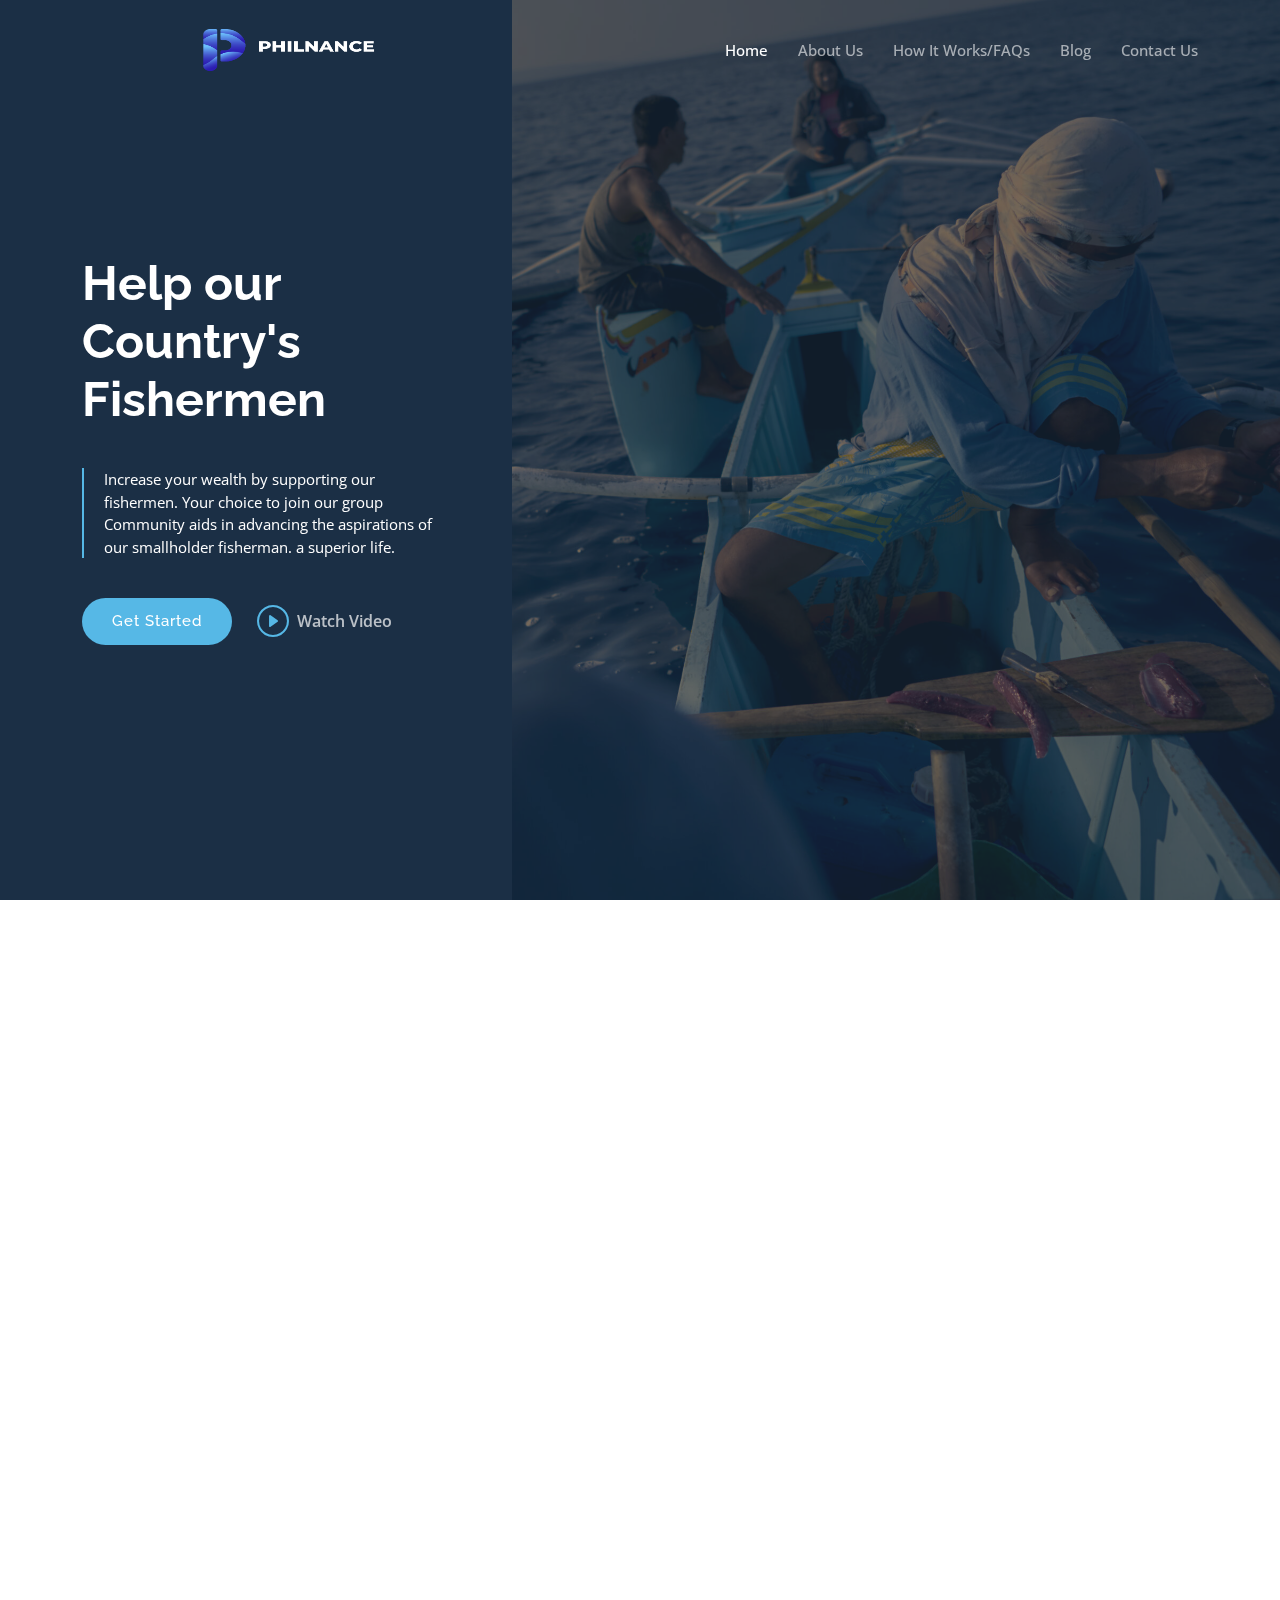
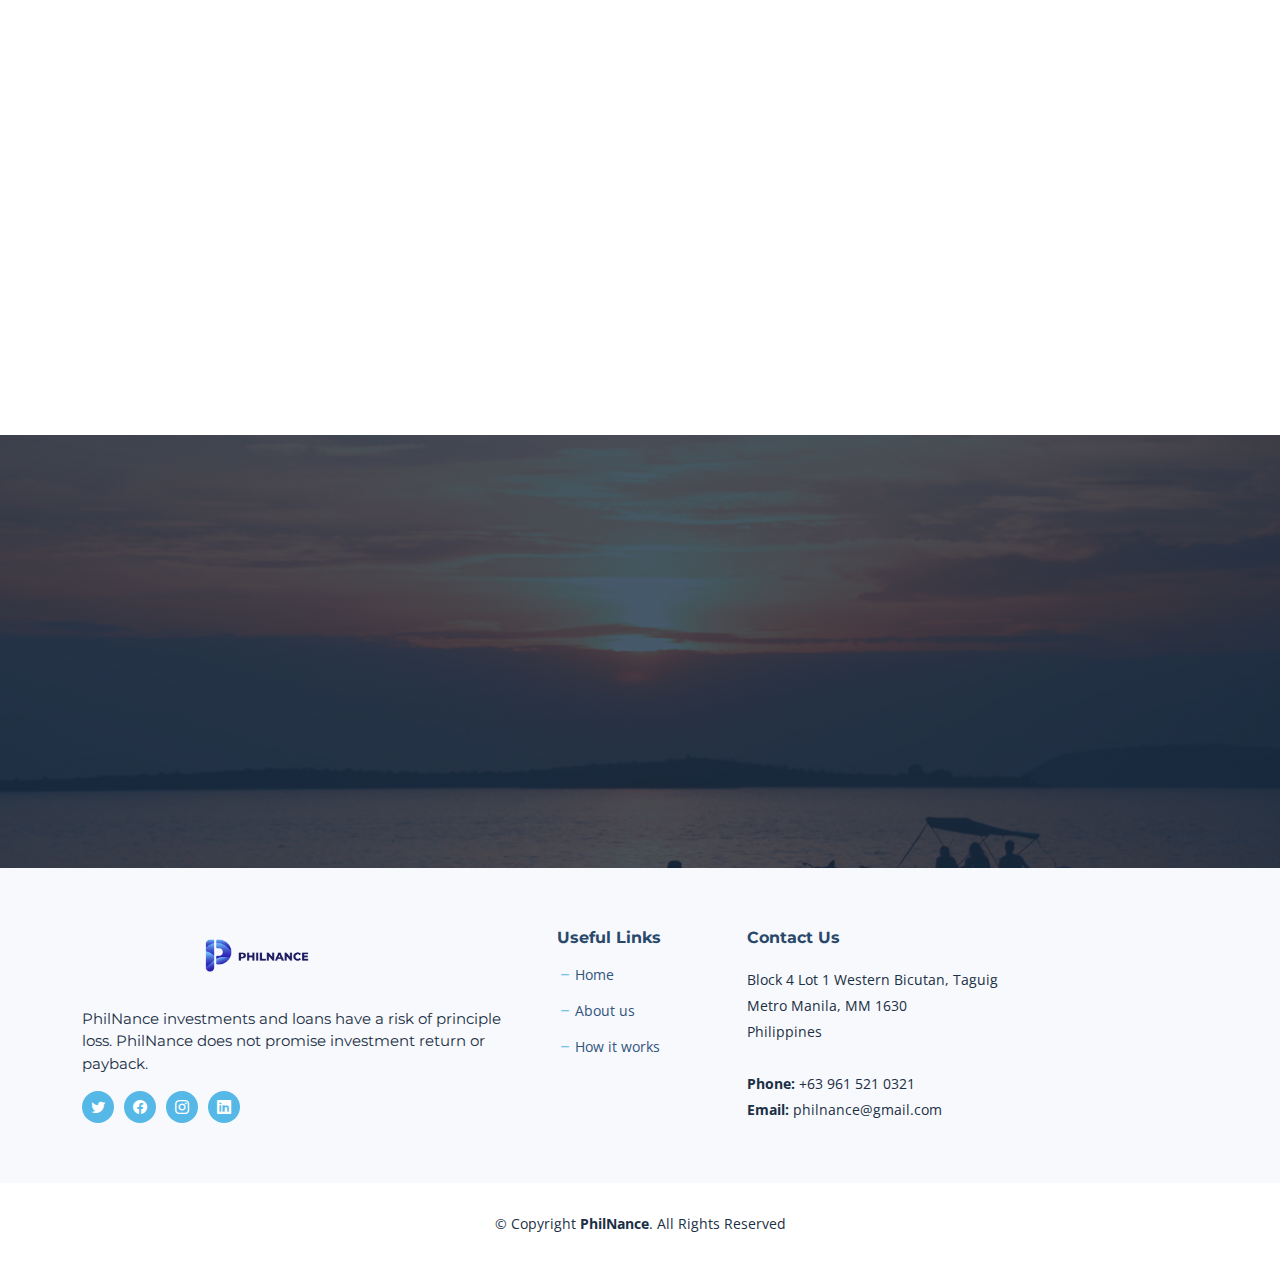
<file: index.html>
<!DOCTYPE html>
<html lang="en">

<head>
  <meta charset="utf-8">
  <meta content="width=device-width, initial-scale=1.0" name="viewport">

  <title>PhilNance</title>
  <meta content="" name="description">
  <meta content="" name="keywords">

  <!-- Favicons -->
  <link href="assets/img/180.png" rel="icon">
  <link href="assets/img/apple-touch-icon.png" rel="apple-touch-icon">

  <!-- Google Fonts -->
  <link rel="preconnect" href="https://fonts.googleapis.com">
  <link rel="preconnect" href="https://fonts.gstatic.com" crossorigin>
  <link href="https://fonts.googleapis.com/css2?family=Open+Sans:ital,wght@0,300;0,400;0,500;0,600;0,700;1,300;1,400;1,600;1,700&family=Montserrat:ital,wght@0,300;0,400;0,500;0,600;0,700;1,300;1,400;1,500;1,600;1,700&family=Raleway:ital,wght@0,300;0,400;0,500;0,600;0,700;1,300;1,400;1,500;1,600;1,700&display=swap" rel="stylesheet">

  <!-- Vendor CSS Files -->
  <link href="assets/vendor/bootstrap/css/bootstrap.min.css" rel="stylesheet">
  <link href="assets/vendor/bootstrap-icons/bootstrap-icons.css" rel="stylesheet">
  <link href="assets/vendor/aos/aos.css" rel="stylesheet">
  <link href="assets/vendor/glightbox/css/glightbox.min.css" rel="stylesheet">
  <link href="assets/vendor/swiper/swiper-bundle.min.css" rel="stylesheet">
  <link href="assets/vendor/remixicon/remixicon.css" rel="stylesheet">

  <!-- Template Main CSS File -->
  <link href="assets/css/main.css" rel="stylesheet">

  <!-- =======================================================
  * Template Name: Nova - v1.0.0
  * Template URL: https://bootstrapmade.com/nova-bootstrap-business-template/
  * Author: BootstrapMade.com
  * License: https://bootstrapmade.com/license/
  ======================================================== -->
</head>

<body class="page-index">

  <!-- ======= Header ======= -->
  <header id="header" class="header d-flex align-items-center fixed-top">
    <div class="container-fluid container-xl d-flex align-items-center justify-content-between">

      <a href="index.html" class="logo d-flex align-items-center">
        <!-- Uncomment the line below if you also wish to use an image logo -->
         <img src="assets/img/logo3.png" width="500" > 
         <!--<h1 class="d-flex align-items-center">PhilNance</h1> -->
      </a>

      <i class="mobile-nav-toggle mobile-nav-show bi bi-list"></i>
      <i class="mobile-nav-toggle mobile-nav-hide d-none bi bi-x"></i>

      <nav id="navbar" class="navbar">
        <ul>
          <li><a href="index.html" class="active">Home</a></li>
          <li><a href="about.html">About Us</a></li>
          <li><a href="howitworks.html">How It Works/FAQs</a></li>
          <li><a href="blog.html">Blog</a></li>
          <li><a href="contact.php">Contact Us</a></li>
          
        </ul>
      </nav><!-- .navbar -->

    </div>
  </header><!-- End Header -->

  <!-- ======= Hero Section ======= -->
  <section id="hero" class="hero d-flex align-items-center">
    <div class="container">
      <div class="row">
        <div class="col-xl-4">
          <h2 data-aos="fade-up"> Help our Country's Fishermen</h2>
          <blockquote data-aos="fade-up" data-aos-delay="100">
            <p>Increase your wealth by supporting our fishermen. Your choice to join our group
              Community aids in advancing the aspirations of our smallholder fisherman.
              a superior life. </p>
          </blockquote>
          <div class="d-flex" data-aos="fade-up" data-aos-delay="200">
            <a href="contact.php" class="btn-get-started">Get Started</a>
            <a href="https://youtu.be/2BPq2xCFzIA" class="glightbox btn-watch-video d-flex align-items-center"><i class="bi bi-play-circle"></i><span>Watch Video</span></a>
          </div>

        </div>
      </div>
    </div>
  </section><!-- End Hero Section -->

  <main id="main">

    <!-- ======= Why Choose Us Section ======= -->
    <section id="why-us" class="why-us">
      <div class="container" data-aos="fade-up">

        <div class="section-header">
          <h2>Why Philnance?</h2>

        </div>

        <div class="row g-0" data-aos="fade-up" data-aos-delay="200">

          <div class="col-xl-5 img-bg" style="background-image: url('assets/img/OUIE4032-696x821.jpg')"></div>
          <div class="col-xl-7 slides  position-relative">

            <div class="slides-1 swiper">
              <div class="swiper-wrapper">

                <div class="swiper-slide">
                  <div class="item">
                    <h3 class="mb-3">Improving the lives of the people is our priority</h3>
                    <h4 class="mb-3">Connect with our fishermen.</h4>
                    <p>Providing an opportunity and way to impactly help and provide assitance to our fishermen in the Philippines.</p>
                  </div>
                </div><!-- End slide item -->

                <div class="swiper-slide">
                  <div class="item">
                    <h3 class="mb-3">Helping while also cultivating and growing your investment.</h3>
                    <h4 class="mb-3">Through investments in our program.</h4>
                    <p>Through your invesments in our company, we are providing you a way wherein you can grow your money in a trusted way.</p>
                  </div>
                </div><!-- End slide item -->

                <div class="swiper-slide">
                  <div class="item">
                    <h3 class="mb-3">Helping the social community</h3>
                    <h4 class="mb-3">We are a social organization driven to impact the social community.</h4>
                    <p>One of the goals of Philnance is to help the community, and it is done by impacting the social community of fishermen in the Philippines.</p>
                  </div>
                </div><!-- End slide item -->
                

              </div>
              <div class="swiper-pagination"></div>
            </div>
            <div class="swiper-button-prev"></div>
            <div class="swiper-button-next"></div>
          </div>

        </div>

      </div>
    </section><!-- End Why Choose Us Section -->

    <!-- ======= Our Services Section ======= -->
    <section id="services-list" class="services-list">
      <div class="container" data-aos="fade-up">

        <div class="section-header">
          <h2>Our Services</h2>

        </div>

        <div class="row gy-5">

          <div class="col-lg-4 col-md-6 service-item d-flex" data-aos="fade-up" data-aos-delay="100">
            <div class="icon flex-shrink-0"><i class="bi bi-briefcase" style="color: #f57813;"></i></div>
            <div>
              <h4 class="title"><a href="#" class="stretched-link">Choose available people to invest in</a></h4>
              <p class="description">Sign-up and register to be able to view and invest in the selection of areas curated for the investment.</p>
            </div>
          </div>
          <!-- End Service Item -->

          <div class="col-lg-4 col-md-6 service-item d-flex" data-aos="fade-up" data-aos-delay="200">
            <div class="icon flex-shrink-0"><i class="bi bi-card-checklist" style="color: #15a04a;"></i></div>
            <div>
              <h4 class="title"><a href="#" class="stretched-link">Investing for the community</a></h4>
              <p class="description">A direct way in positively impacting the lives of the community of fishermen.</p>
            </div>
          </div><!-- End Service Item -->

          <div class="col-lg-4 col-md-6 service-item d-flex" data-aos="fade-up" data-aos-delay="300">
            <div class="icon flex-shrink-0"><i class="bi bi-bar-chart" style="color: #d90769;"></i></div>
            <div>
              <h4 class="title"><a href="#" class="stretched-link">Environmental and Community Driven</a></h4>
              <p class="description">Driven to help the environment through environmental programs</p>
            </div>
          </div><!-- End Service Item -->
        </div>

      </div>
    </section><!-- End Our Services Section -->

    <!-- ======= Call To Action Section ======= -->
    <section id="call-to-action" class="call-to-action">
      <div class="container" data-aos="fade-up">
        <div class="row justify-content-center">
          <div class="col-lg-6 text-center">
            <h3>You can be a pioneer of hope for the fishermen.</h3>
            <p>Learn on how you can be part of changing the lives of our fellow fisherman through our investment programs.</p>
            <a class="cta-btn" href="contact.php">Get Started</a>
          </div>
        </div>

      </div>
    </section><!-- End Call To Action Section -->

    

    

  </main><!-- End #main -->

  <!-- ======= Footer ======= -->
  <footer id="footer" class="footer">

    <div class="footer-content">
      <div class="container">
        <div class="row gy-4">
          <div class="col-lg-5 col-md-12 footer-info">
            <a href="index.html" class="logo d-flex align-items-center">
              <img src="assets/img/logo2.png" width="350">
              <span></span>
            </a>
            <p>PhilNance investments and loans have a risk of principle loss. PhilNance does not promise investment return or payback.</p>
            <div class="social-links d-flex  mt-3">
              <a href="#" class="twitter"><i class="bi bi-twitter"></i></a>
              <a href="#" class="facebook"><i class="bi bi-facebook"></i></a>
              <a href="#" class="instagram"><i class="bi bi-instagram"></i></a>
              <a href="#" class="linkedin"><i class="bi bi-linkedin"></i></a>
            </div>
          </div>

          <div class="col-lg-2 col-6 footer-links">
            <h4>Useful Links</h4>
            <ul>
              <li><i class="bi bi-dash"></i> <a href="#">Home</a></li>
              <li><i class="bi bi-dash"></i> <a href="about.html">About us</a></li>
              <li><i class="bi bi-dash"></i> <a href="howitworks.html">How it works</a></li>
              
            </ul>
          </div>

          

          <div class="col-lg-3 col-md-12 footer-contact text-center text-md-start">
            <h4>Contact Us</h4>
            <p>
              Block 4 Lot 1 Western Bicutan, Taguig<br>
              Metro Manila, MM 1630<br>
              Philippines <br><br>
              <strong>Phone:</strong> +63 961 521 0321<br>
              <strong>Email:</strong> philnance@gmail.com<br>
            </p>

          </div>

        </div>
      </div>
    </div>

    <div class="footer-legal">
      <div class="container">
        <div class="copyright">
          &copy; Copyright <strong><span>PhilNance</span></strong>. All Rights Reserved
        </div>
        
      </div>
    </div>
  </footer><!-- End Footer -->
  <!-- End Footer -->

  <a href="#" class="scroll-top d-flex align-items-center justify-content-center"><i class="bi bi-arrow-up-short"></i></a>

  <div id="preloader"></div>

  <!-- Vendor JS Files -->
  <script src="assets/vendor/bootstrap/js/bootstrap.bundle.min.js"></script>
  <script src="assets/vendor/aos/aos.js"></script>
  <script src="assets/vendor/glightbox/js/glightbox.min.js"></script>
  <script src="assets/vendor/swiper/swiper-bundle.min.js"></script>
  <script src="assets/vendor/isotope-layout/isotope.pkgd.min.js"></script>
  <script src="assets/vendor/php-email-form/validate.js"></script>

  <!-- Template Main JS File -->
  <script src="assets/js/main.js"></script>

</body>

</html>
</file>
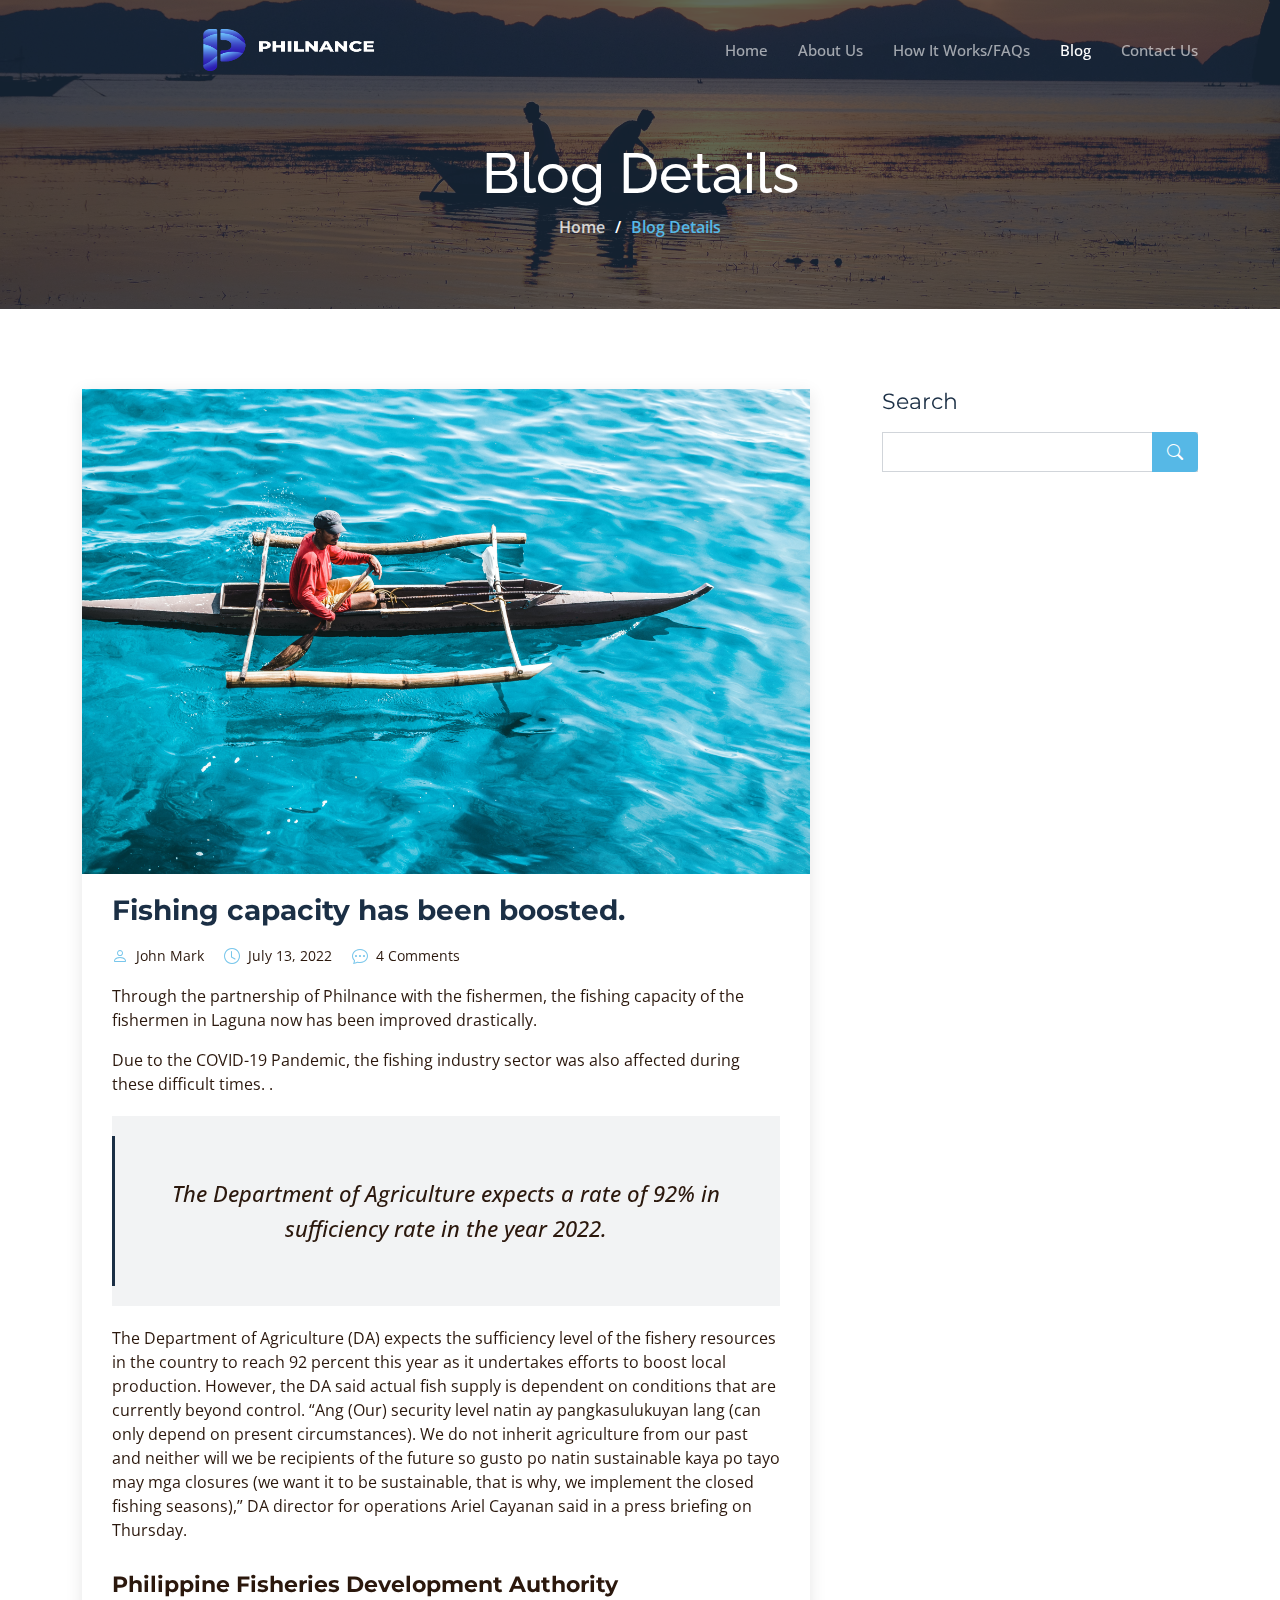
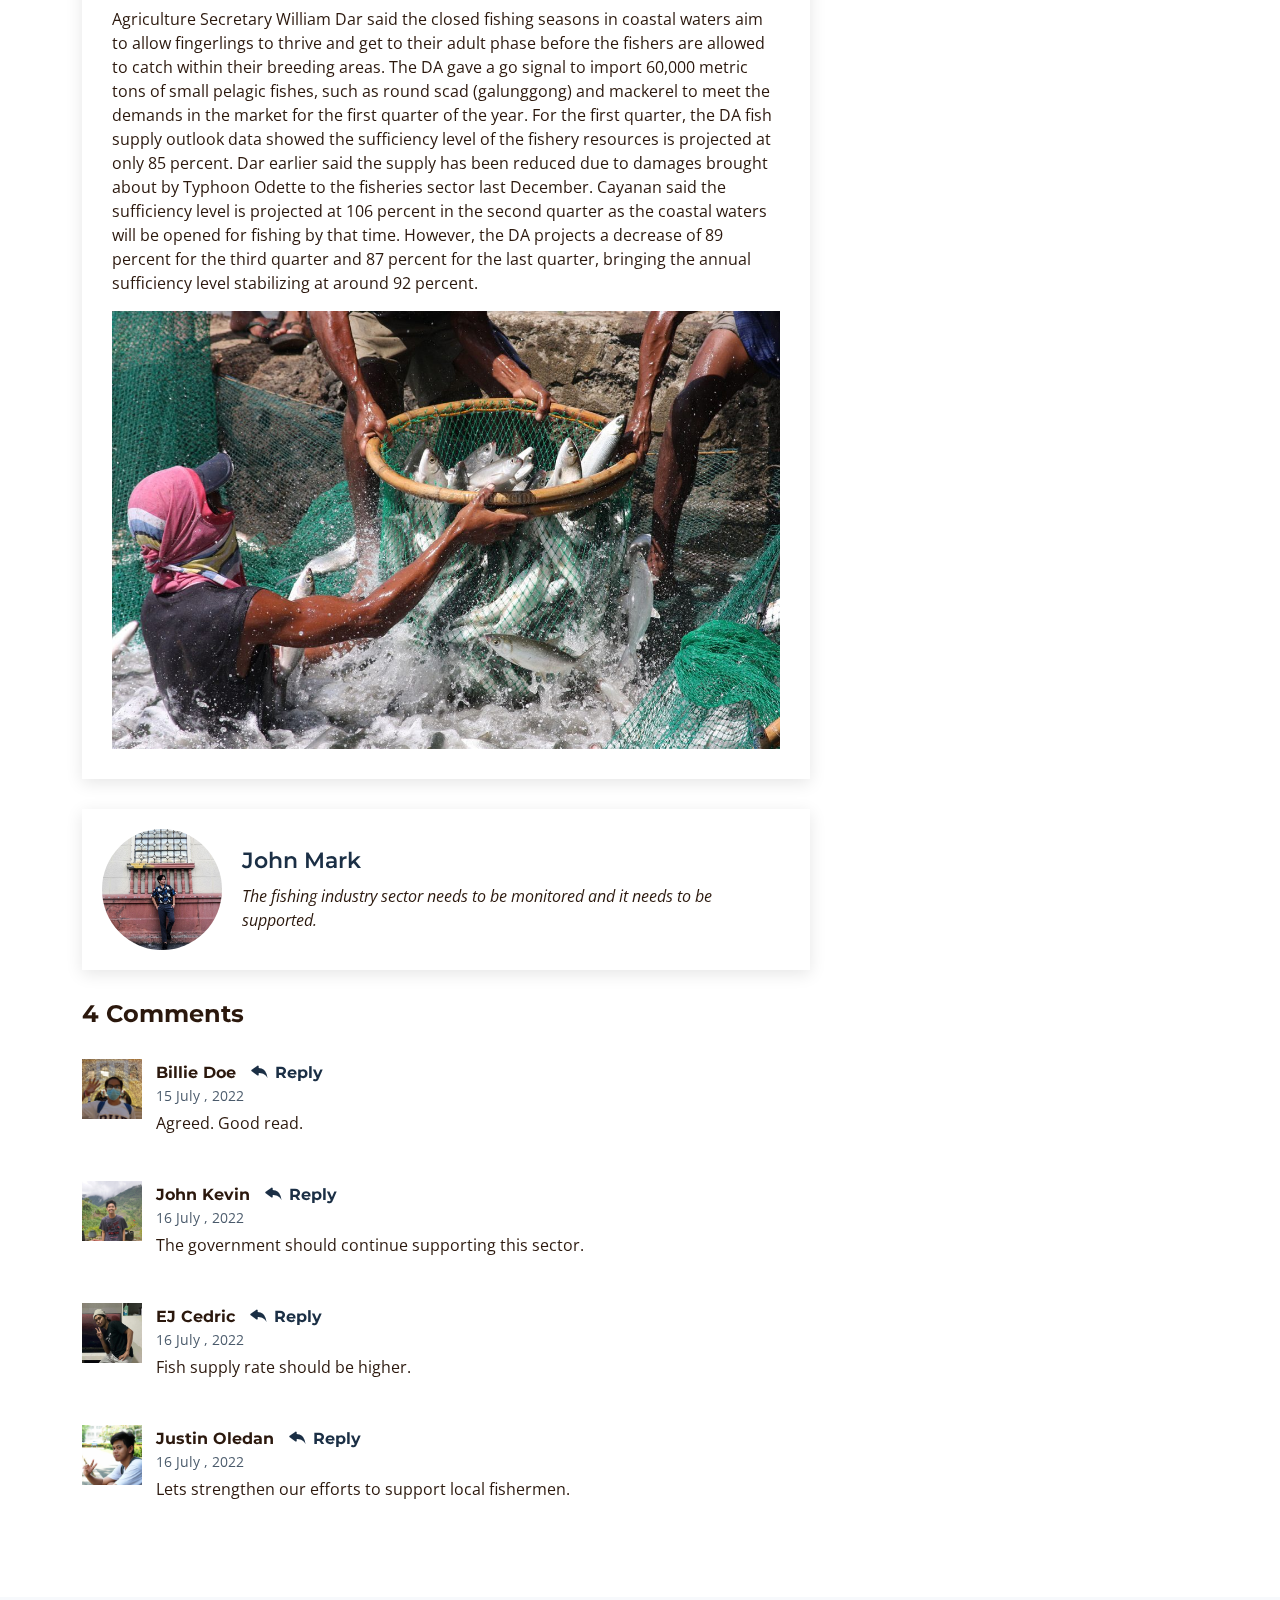
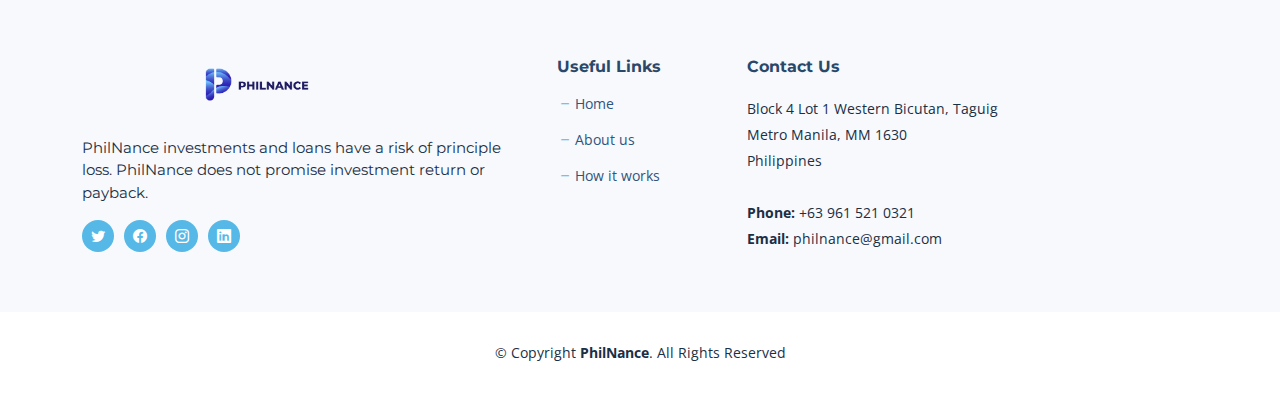
<file: blog-details.html>
<!DOCTYPE html>
<html lang="en">

<head>
  <meta charset="utf-8">
  <meta content="width=device-width, initial-scale=1.0" name="viewport">

  <title>PhilNance - Blog 1</title>
  <meta content="" name="description">
  <meta content="" name="keywords">

  <!-- Favicons -->
  <link href="assets/img/180.png" rel="icon">
  <link href="assets/img/180.png" rel="apple-touch-icon">

  <!-- Google Fonts -->
  <link rel="preconnect" href="https://fonts.googleapis.com">
  <link rel="preconnect" href="https://fonts.gstatic.com" crossorigin>
  <link href="https://fonts.googleapis.com/css2?family=Open+Sans:ital,wght@0,300;0,400;0,500;0,600;0,700;1,300;1,400;1,600;1,700&family=Montserrat:ital,wght@0,300;0,400;0,500;0,600;0,700;1,300;1,400;1,500;1,600;1,700&family=Raleway:ital,wght@0,300;0,400;0,500;0,600;0,700;1,300;1,400;1,500;1,600;1,700&display=swap" rel="stylesheet">

  <!-- Vendor CSS Files -->
  <link href="assets/vendor/bootstrap/css/bootstrap.min.css" rel="stylesheet">
  <link href="assets/vendor/bootstrap-icons/bootstrap-icons.css" rel="stylesheet">
  <link href="assets/vendor/aos/aos.css" rel="stylesheet">
  <link href="assets/vendor/glightbox/css/glightbox.min.css" rel="stylesheet">
  <link href="assets/vendor/swiper/swiper-bundle.min.css" rel="stylesheet">
  <link href="assets/vendor/remixicon/remixicon.css" rel="stylesheet">

  <!-- Template Main CSS File -->
  <link href="assets/css/main.css" rel="stylesheet">

  <!-- =======================================================
  * Template Name: Nova - v1.0.0
  * Template URL: https://bootstrapmade.com/nova-bootstrap-business-template/
  * Author: BootstrapMade.com
  * License: https://bootstrapmade.com/license/
  ======================================================== -->
</head>

<body class="page-blog">

  <!-- ======= Header ======= -->
  <header id="header" class="header d-flex align-items-center fixed-top">
    <div class="container-fluid container-xl d-flex align-items-center justify-content-between">

      <a href="index.html" class="logo d-flex align-items-center">
        <!-- Uncomment the line below if you also wish to use an image logo -->
         <img src="assets/img/logo3.png" width="500" > 
         <!--<h1 class="d-flex align-items-center">PhilNance</h1> -->
      </a>

      <i class="mobile-nav-toggle mobile-nav-show bi bi-list"></i>
      <i class="mobile-nav-toggle mobile-nav-hide d-none bi bi-x"></i>

      <nav id="navbar" class="navbar">
        <ul>
          <li><a href="index.html" >Home</a></li>
          <li><a href="about.html">About Us</a></li>
          <li><a href="howitworks.html">How It Works/FAQs</a></li>
          <li><a href="blog.html" class="active">Blog</a></li>
          <li><a href="contact.php">Contact Us</a></li>
          
        </ul>
      </nav><!-- .navbar -->

    </div>
  </header><!-- End Header -->

  <main id="main">

    <!-- ======= Breadcrumbs ======= -->
    <div class="breadcrumbs d-flex align-items-center" style="background-image: url('assets/img/6fish.jpg');">
      <div class="container position-relative d-flex flex-column align-items-center">

        <h2>Blog Details</h2>
        <ol>
          <li><a href="index.html">Home</a></li>
          <li>Blog Details</li>
        </ol>

      </div>
    </div><!-- End Breadcrumbs -->

    <!-- ======= Blog Details Section ======= -->
    <section id="blog" class="blog">
      <div class="container" data-aos="fade-up">

        <div class="row g-5">

          <div class="col-lg-8" data-aos="fade-up" data-aos-delay="200">

            <article class="blog-details">

              <div class="post-img">
                <img src="assets/img/blog/2fish.jpg" alt="" class="img-fluid">
              </div>

              <h2 class="title">Fishing capacity has been boosted.</h2>

              <div class="meta-top">
                <ul>
                  <li class="d-flex align-items-center"><i class="bi bi-person"></i> <a href="blog-details.html">John Mark</a></li>
                  <li class="d-flex align-items-center"><i class="bi bi-clock"></i> <a href="blog-details.html"><time datetime="2020-01-01">July 13, 2022</time></a></li>
                  <li class="d-flex align-items-center"><i class="bi bi-chat-dots"></i> <a href="blog-details.html">4 Comments</a></li>
                </ul>
              </div><!-- End meta top -->

              <div class="content">
                <p>
                  Through the partnership of Philnance with the fishermen, the fishing capacity of the fishermen in Laguna now has been improved drastically.
                </p>

                <p>
                  Due to the COVID-19 Pandemic, the fishing industry sector was also affected during these difficult times.  .
                </p>

                <blockquote>
                  <p>
                    The Department of Agriculture expects a rate of 92% in sufficiency rate in the year 2022.
                  </p>
                </blockquote>

                <p>
                  The Department of Agriculture (DA) expects the sufficiency level of the fishery resources in the country to reach 92 percent this year as 
                  it undertakes efforts to boost local production. 
                  However, the DA said actual fish supply is dependent on conditions that are currently beyond control.
                  “Ang (Our) security level natin ay pangkasulukuyan lang (can only depend on present circumstances). We do not inherit agriculture from our past and neither will we be 
                  recipients of the future so gusto po natin sustainable kaya po tayo may mga closures (we want it to be sustainable, that is why, we implement the closed fishing seasons),” 
                  DA director for operations Ariel Cayanan said in a press briefing on Thursday.
                </p>

                <h3>Philippine Fisheries Development Authority</h3>
                <p>
                  Agriculture Secretary William Dar said the closed fishing seasons in coastal waters aim to allow fingerlings to thrive and get to their adult 
                  phase before the fishers are allowed to catch within their breeding areas.
                  
                  The DA gave a go signal to import 60,000 metric tons of small pelagic fishes, such as round scad (galunggong) and mackerel to meet the demands in the market for the 
                  first quarter of the year.
                  For the first quarter, the DA fish supply outlook data showed the sufficiency level of the fishery resources is projected at only 85 percent.
                  Dar earlier said the supply has been reduced due to damages brought about by Typhoon Odette to the fisheries sector last December.
                  Cayanan said the sufficiency level is projected at 106 percent in the second quarter as the coastal waters will be opened for fishing by that time.
                  However, the DA projects a decrease of 89 percent for the third quarter and 87 percent for the last quarter, bringing the annual sufficiency level stabilizing at around 92 percent. 
                </p>
                <img src="assets/img/blog/8fish.jpg" class="img-fluid" alt="">

              </div><!-- End post content -->

            </article><!-- End blog post -->

            <div class="post-author d-flex align-items-center">
              <img src="assets/img/blog/2author.jpg" class="rounded-circle flex-shrink-0" alt="">
              <div>
                <h4>John Mark</h4>
                <div class="social-links">
                </div>
                <p>
                  The fishing industry sector needs to be monitored and it needs to be supported.
                </p>
              </div>
            </div><!-- End post author -->

            <div class="comments">

              <h4 class="comments-count">4 Comments</h4>

              <div id="comment-1" class="comment">
                <div class="d-flex">
                  <div class="comment-img"><img src="assets/img/testimonials/testi5.jpg" alt=""></div>
                  <div>
                    <h5><a href="">Billie Doe</a> <a href="#" class="reply"><i class="bi bi-reply-fill"></i> Reply</a></h5>
                    <time datetime="2020-01-01">15 July , 2022</time>
                    <p>
                      Agreed. Good read.
                    </p>
                  </div>
                </div>
              </div><!-- End comment #1 -->

              <div id="comment-2" class="comment">
                <div class="d-flex">
                  <div class="comment-img"><img src="assets/img/testimonials/testi1.jpg" alt=""></div>
                  <div>
                    <h5><a href="">John Kevin</a> <a href="#" class="reply"><i class="bi bi-reply-fill"></i> Reply</a></h5>
                    <time datetime="2020-01-01">16 July , 2022</time>
                    <p>
                      The government should continue supporting this sector.
                    </p>
                  </div>
                </div>

              </div><!-- End comment #2-->

              <div id="comment-3" class="comment">
                <div class="d-flex">
                  <div class="comment-img"><img src="assets/img/testimonials/testi3.jpg" alt=""></div>
                  <div>
                    <h5><a href="">EJ Cedric</a> <a href="#" class="reply"><i class="bi bi-reply-fill"></i> Reply</a></h5>
                    <time datetime="2020-01-01">16 July , 2022</time>
                    <p>
                      Fish supply rate should be higher.
                    </p>
                  </div>
                </div>

              </div><!-- End comment #3 -->

              <div id="comment-4" class="comment">
                <div class="d-flex">
                  <div class="comment-img"><img src="assets/img/testimonials/testi4.jpg" alt=""></div>
                  <div>
                    <h5><a href="">Justin Oledan</a> <a href="#" class="reply"><i class="bi bi-reply-fill"></i> Reply</a></h5>
                    <time datetime="2020-01-01">16 July , 2022</time>
                    <p>
                      Lets strengthen our efforts to support local fishermen.
                    </p>
                  </div>
                </div>

              </div><!-- End comment #4 -->

              <div class=>

              </div>

            </div><!-- End blog comments -->

          </div>

          <div class="col-lg-4" data-aos="fade-up" data-aos-delay="400">

            <div class="sidebar ps-lg-4">

              <div class="sidebar-item search-form">
                <h3 class="sidebar-title">Search</h3>
                <form action="" class="mt-3">
                  <input type="text">
                  <button type="submit"><i class="bi bi-search"></i></button>
                </form>
              </div><!-- End sidebar search formn-->


              <div class="sidebar-item recent-posts">
                <h3 class=""></h3>

                <div class="mt-3">


    
                </div>

              </div><!-- End sidebar recent posts-->

            </div><!-- End Blog Sidebar -->

          </div>
        </div>

      </div>
    </section><!-- End Blog Details Section -->

  </main><!-- End #main -->

    <!-- ======= Footer ======= -->
    <footer id="footer" class="footer">

      <div class="footer-content">
        <div class="container">
          <div class="row gy-4">
            <div class="col-lg-5 col-md-12 footer-info">
              <a href="index.html" class="logo d-flex align-items-center">
                <img src="assets/img/logo2.png" width="350">
                <span></span>
              </a>
              <p>PhilNance investments and loans have a risk of principle loss. PhilNance does not promise investment return or payback.</p>
              <div class="social-links d-flex  mt-3">
                <a href="#" class="twitter"><i class="bi bi-twitter"></i></a>
                <a href="#" class="facebook"><i class="bi bi-facebook"></i></a>
                <a href="#" class="instagram"><i class="bi bi-instagram"></i></a>
                <a href="#" class="linkedin"><i class="bi bi-linkedin"></i></a>
              </div>
            </div>
  
            <div class="col-lg-2 col-6 footer-links">
              <h4>Useful Links</h4>
              <ul>
                <li><i class="bi bi-dash"></i> <a href="index.html">Home</a></li>
                <li><i class="bi bi-dash"></i> <a href="#">About us</a></li>
                <li><i class="bi bi-dash"></i> <a href="howitworks.html">How it works</a></li>
              </ul>
            </div>
  
            
  
            <div class="col-lg-3 col-md-12 footer-contact text-center text-md-start">
              <h4>Contact Us</h4>
              <p>
                Block 4 Lot 1 Western Bicutan, Taguig<br>
                Metro Manila, MM 1630<br>
                Philippines <br><br>
                <strong>Phone:</strong> +63 961 521 0321<br>
                <strong>Email:</strong> philnance@gmail.com<br>
              </p>
  
            </div>
  
          </div>
        </div>
      </div>
  
      <div class="footer-legal">
        <div class="container">
          <div class="copyright">
            &copy; Copyright <strong><span>PhilNance</span></strong>. All Rights Reserved
          </div>
          
        </div>
      </div>
    </footer><!-- End Footer -->
    <!-- End Footer -->

  <a href="#" class="scroll-top d-flex align-items-center justify-content-center"><i class="bi bi-arrow-up-short"></i></a>

  <div id="preloader"></div>

  <!-- Vendor JS Files -->
  <script src="assets/vendor/bootstrap/js/bootstrap.bundle.min.js"></script>
  <script src="assets/vendor/aos/aos.js"></script>
  <script src="assets/vendor/glightbox/js/glightbox.min.js"></script>
  <script src="assets/vendor/swiper/swiper-bundle.min.js"></script>
  <script src="assets/vendor/isotope-layout/isotope.pkgd.min.js"></script>
  <script src="assets/vendor/php-email-form/validate.js"></script>

  <!-- Template Main JS File -->
  <script src="assets/js/main.js"></script>

</body>

</html>
</file>
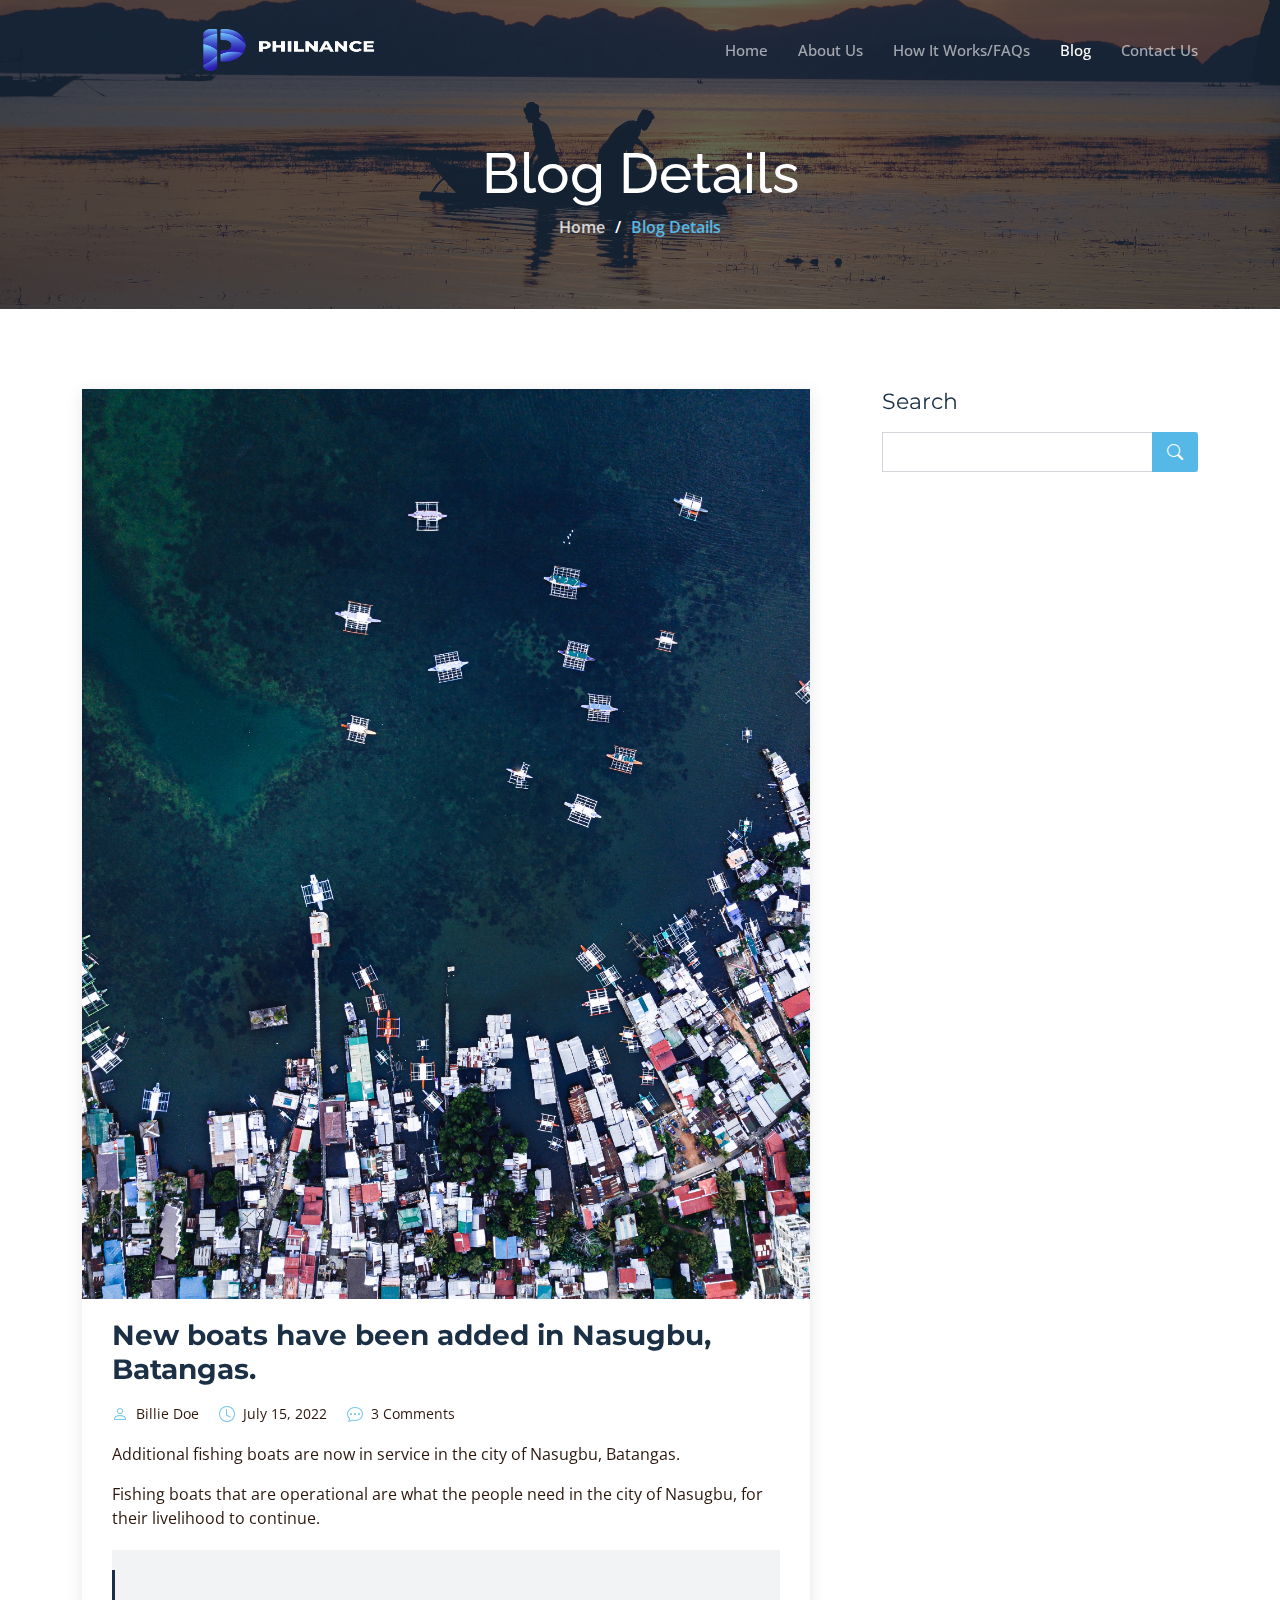
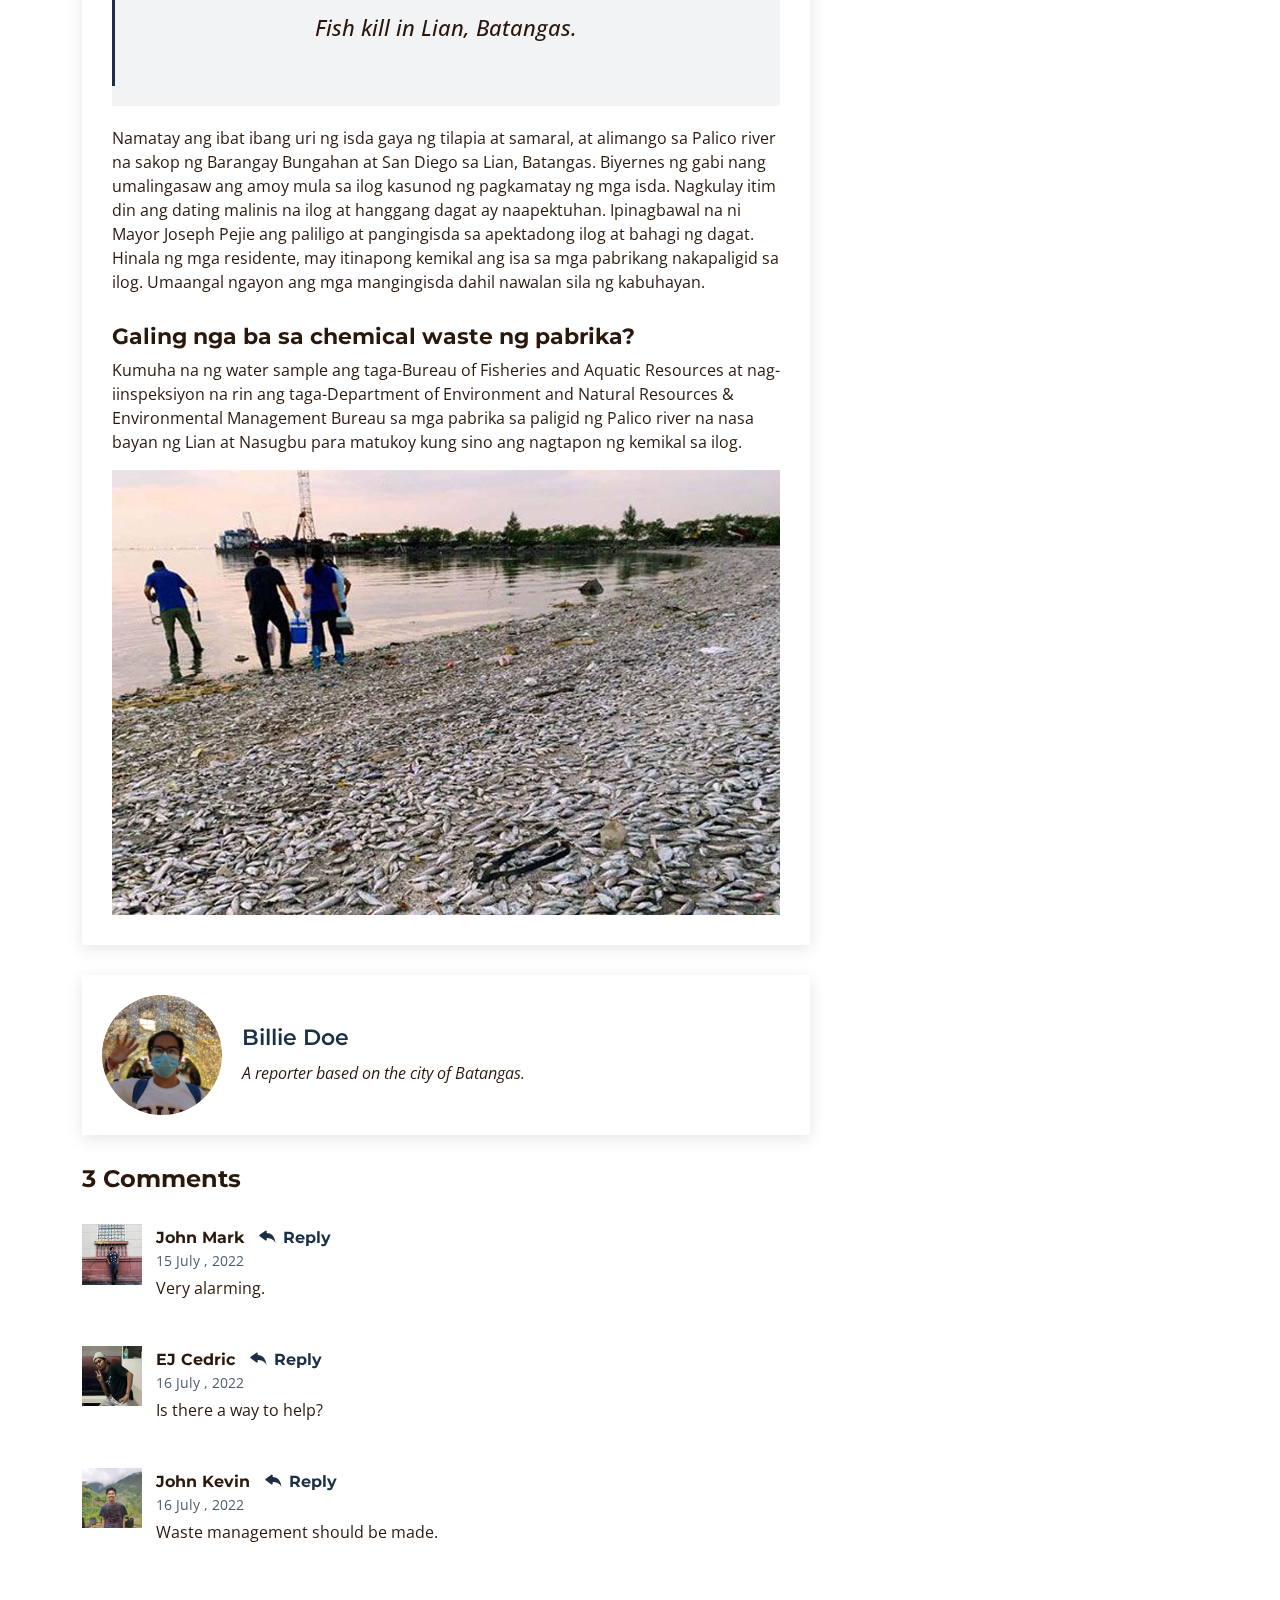
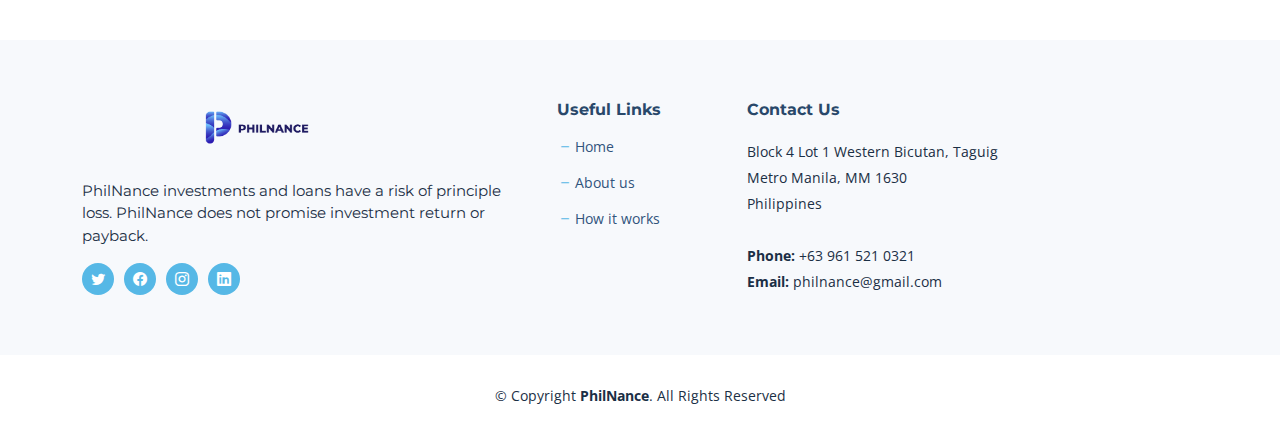
<file: blog-details1.html>
<!DOCTYPE html>
<html lang="en">

<head>
  <meta charset="utf-8">
  <meta content="width=device-width, initial-scale=1.0" name="viewport">

  <title>PhilNance - Blog 2</title>
  <meta content="" name="description">
  <meta content="" name="keywords">

  <!-- Favicons -->
  <link href="assets/img/180.png" rel="icon">
  <link href="assets/img/180.png" rel="apple-touch-icon">

  <!-- Google Fonts -->
  <link rel="preconnect" href="https://fonts.googleapis.com">
  <link rel="preconnect" href="https://fonts.gstatic.com" crossorigin>
  <link href="https://fonts.googleapis.com/css2?family=Open+Sans:ital,wght@0,300;0,400;0,500;0,600;0,700;1,300;1,400;1,600;1,700&family=Montserrat:ital,wght@0,300;0,400;0,500;0,600;0,700;1,300;1,400;1,500;1,600;1,700&family=Raleway:ital,wght@0,300;0,400;0,500;0,600;0,700;1,300;1,400;1,500;1,600;1,700&display=swap" rel="stylesheet">

  <!-- Vendor CSS Files -->
  <link href="assets/vendor/bootstrap/css/bootstrap.min.css" rel="stylesheet">
  <link href="assets/vendor/bootstrap-icons/bootstrap-icons.css" rel="stylesheet">
  <link href="assets/vendor/aos/aos.css" rel="stylesheet">
  <link href="assets/vendor/glightbox/css/glightbox.min.css" rel="stylesheet">
  <link href="assets/vendor/swiper/swiper-bundle.min.css" rel="stylesheet">
  <link href="assets/vendor/remixicon/remixicon.css" rel="stylesheet">

  <!-- Template Main CSS File -->
  <link href="assets/css/main.css" rel="stylesheet">

  <!-- =======================================================
  * Template Name: Nova - v1.0.0
  * Template URL: https://bootstrapmade.com/nova-bootstrap-business-template/
  * Author: BootstrapMade.com
  * License: https://bootstrapmade.com/license/
  ======================================================== -->
</head>

<body class="page-blog">

  <!-- ======= Header ======= -->
  <header id="header" class="header d-flex align-items-center fixed-top">
    <div class="container-fluid container-xl d-flex align-items-center justify-content-between">

      <a href="index.html" class="logo d-flex align-items-center">
        <!-- Uncomment the line below if you also wish to use an image logo -->
         <img src="assets/img/logo3.png" width="500" > 
         <!--<h1 class="d-flex align-items-center">PhilNance</h1> -->
      </a>

      <i class="mobile-nav-toggle mobile-nav-show bi bi-list"></i>
      <i class="mobile-nav-toggle mobile-nav-hide d-none bi bi-x"></i>

      <nav id="navbar" class="navbar">
        <ul>
          <li><a href="index.html" >Home</a></li>
          <li><a href="about.html" >About Us</a></li>
          <li><a href="howitworks.html">How It Works/FAQs</a></li>
          <li><a href="blog.html" class="active">Blog</a></li>
          <li><a href="contact.php">Contact Us</a></li>
          
        </ul>
      </nav><!-- .navbar -->

    </div>
  </header><!-- End Header -->

  <main id="main">

    <!-- ======= Breadcrumbs ======= -->
    <div class="breadcrumbs d-flex align-items-center" style="background-image: url('assets/img/6fish.jpg');">
      <div class="container position-relative d-flex flex-column align-items-center">

        <h2>Blog Details</h2>
        <ol>
          <li><a href="index.html">Home</a></li>
          <li>Blog Details</li>
        </ol>

      </div>
    </div><!-- End Breadcrumbs -->

    <!-- ======= Blog Details Section ======= -->
    <section id="blog" class="blog">
      <div class="container" data-aos="fade-up">

        <div class="row g-5">

          <div class="col-lg-8" data-aos="fade-up" data-aos-delay="200">

            <article class="blog-details">

              <div class="post-img">
                <img src="assets/img/blog/3fish.jpg" alt="" class="img-fluid">
              </div>

              <h2 class="title">New boats have been added in Nasugbu, Batangas.</h2>

              <div class="meta-top">
                <ul>
                  <li class="d-flex align-items-center"><i class="bi bi-person"></i> <a href="blog-details1.html">Billie Doe</a></li>
                  <li class="d-flex align-items-center"><i class="bi bi-clock"></i> <a href="blog-details1.html"><time datetime="2020-01-01">July 15, 2022</time></a></li>
                  <li class="d-flex align-items-center"><i class="bi bi-chat-dots"></i> <a href="blog-details1.html">3 Comments</a></li>
                </ul>
              </div><!-- End meta top -->

              <div class="content">
                <p>
                  Additional fishing boats are now in service in the city of Nasugbu, Batangas.
                </p>

                <p>
                  Fishing boats that are operational are what the people need in the city of Nasugbu, for their livelihood to continue.  
                </p>

                <blockquote>
                  <p>
                    Fish kill in Lian, Batangas.
                  </p>
                </blockquote>

                <p>
                    Namatay ang ibat ibang uri ng isda gaya ng tilapia at samaral, at alimango sa Palico river na sakop ng Barangay Bungahan at San Diego sa Lian, Batangas.
                    Biyernes ng gabi nang umalingasaw ang amoy mula sa ilog kasunod ng pagkamatay ng mga isda.
                    Nagkulay itim din ang dating malinis na ilog at hanggang dagat ay naapektuhan.
                    Ipinagbawal na ni Mayor Joseph Pejie ang paliligo at pangingisda sa apektadong ilog at bahagi ng dagat.     
                    Hinala ng mga residente, may itinapong kemikal ang isa sa mga pabrikang nakapaligid sa ilog.  
                    Umaangal ngayon ang mga mangingisda dahil nawalan sila ng kabuhayan.
                </p>

                <h3>Galing nga ba sa chemical waste ng pabrika?</h3>
                <p>
                    Kumuha na ng water sample ang taga-Bureau of Fisheries and Aquatic Resources at nag-iinspeksiyon na rin 
                    ang taga-Department of Environment and Natural Resources & Environmental Management Bureau sa mga pabrika sa paligid ng Palico river na nasa
                    bayan ng Lian at Nasugbu para matukoy kung sino ang nagtapon ng kemikal sa ilog.
                </p>
                <img src="assets/img/blog/10fish.jpg" class="img-fluid" alt="">

              </div><!-- End post content -->

            </article><!-- End blog post -->

            <div class="post-author d-flex align-items-center">
              <img src="assets/img/testimonials/testi5.jpg" class="rounded-circle flex-shrink-0" alt="">
              <div>
                <h4>Billie Doe</h4>
                <div class="social-links">
                </div>
                <p>
                  A reporter based on the city of Batangas.
                </p>
              </div>
            </div><!-- End post author -->

            <div class="comments">

              <h4 class="comments-count">3 Comments</h4>

              <div id="comment-1" class="comment">
                <div class="d-flex">
                  <div class="comment-img"><img src="assets/img/blog/2author.jpg" alt=""></div>
                  <div>
                    <h5><a href="">John Mark</a> <a href="#" class="reply"><i class="bi bi-reply-fill"></i> Reply</a></h5>
                    <time datetime="2020-01-01">15 July , 2022</time>
                    <p>
                      Very alarming.
                    </p>
                  </div>
                </div>
              </div><!-- End comment #1 -->

              <div id="comment-3" class="comment">
                <div class="d-flex">
                  <div class="comment-img"><img src="assets/img/testimonials/testi3.jpg" alt=""></div>
                  <div>
                    <h5><a href="">EJ Cedric</a> <a href="#" class="reply"><i class="bi bi-reply-fill"></i> Reply</a></h5>
                    <time datetime="2020-01-01">16 July , 2022</time>
                    <p>
                      Is there a way to help?
                    </p>
                  </div>
                </div>

              </div><!-- End comment #2 -->
              
              <div id="comment-2" class="comment">
                <div class="d-flex">
                  <div class="comment-img"><img src="assets/img/testimonials/testi1.jpg" alt=""></div>
                  <div>
                    <h5><a href="">John Kevin</a> <a href="#" class="reply"><i class="bi bi-reply-fill"></i> Reply</a></h5>
                    <time datetime="2020-01-01">16 July , 2022</time>
                    <p>
                      Waste management should be made.
                    </p>
                  </div>
                </div>
            </div><!-- End comment #3 -->

              <div class=>

              </div>

            </div><!-- End blog comments -->

          </div>

          <div class="col-lg-4" data-aos="fade-up" data-aos-delay="400">

            <div class="sidebar ps-lg-4">

              <div class="sidebar-item search-form">
                <h3 class="sidebar-title">Search</h3>
                <form action="" class="mt-3">
                  <input type="text">
                  <button type="submit"><i class="bi bi-search"></i></button>
                </form>
              </div><!-- End sidebar search formn-->


              <div class="sidebar-item recent-posts">
                <h3 class=""></h3>

                <div class="mt-3">


    
                </div>

              </div><!-- End sidebar recent posts-->

            </div><!-- End Blog Sidebar -->

          </div>
        </div>

      </div>
    </section><!-- End Blog Details Section -->

  </main><!-- End #main -->

    <!-- ======= Footer ======= -->
    <footer id="footer" class="footer">

      <div class="footer-content">
        <div class="container">
          <div class="row gy-4">
            <div class="col-lg-5 col-md-12 footer-info">
              <a href="index.html" class="logo d-flex align-items-center">
                <img src="assets/img/logo2.png" width="350">
                <span></span>
              </a>
              <p>PhilNance investments and loans have a risk of principle loss. PhilNance does not promise investment return or payback.</p>
              <div class="social-links d-flex  mt-3">
                <a href="#" class="twitter"><i class="bi bi-twitter"></i></a>
                <a href="#" class="facebook"><i class="bi bi-facebook"></i></a>
                <a href="#" class="instagram"><i class="bi bi-instagram"></i></a>
                <a href="#" class="linkedin"><i class="bi bi-linkedin"></i></a>
              </div>
            </div>
  
            <div class="col-lg-2 col-6 footer-links">
              <h4>Useful Links</h4>
              <ul>
                <li><i class="bi bi-dash"></i> <a href="index.html">Home</a></li>
                <li><i class="bi bi-dash"></i> <a href="#">About us</a></li>
                <li><i class="bi bi-dash"></i> <a href="howitworks.html">How it works</a></li>
              </ul>
            </div>
  
            
  
            <div class="col-lg-3 col-md-12 footer-contact text-center text-md-start">
              <h4>Contact Us</h4>
              <p>
                Block 4 Lot 1 Western Bicutan, Taguig<br>
                Metro Manila, MM 1630<br>
                Philippines <br><br>
                <strong>Phone:</strong> +63 961 521 0321<br>
                <strong>Email:</strong> philnance@gmail.com<br>
              </p>
  
            </div>
  
          </div>
        </div>
      </div>
  
      <div class="footer-legal">
        <div class="container">
          <div class="copyright">
            &copy; Copyright <strong><span>PhilNance</span></strong>. All Rights Reserved
          </div>
          
        </div>
      </div>
    </footer><!-- End Footer -->
    <!-- End Footer -->

  <a href="#" class="scroll-top d-flex align-items-center justify-content-center"><i class="bi bi-arrow-up-short"></i></a>

  <div id="preloader"></div>

  <!-- Vendor JS Files -->
  <script src="assets/vendor/bootstrap/js/bootstrap.bundle.min.js"></script>
  <script src="assets/vendor/aos/aos.js"></script>
  <script src="assets/vendor/glightbox/js/glightbox.min.js"></script>
  <script src="assets/vendor/swiper/swiper-bundle.min.js"></script>
  <script src="assets/vendor/isotope-layout/isotope.pkgd.min.js"></script>
  <script src="assets/vendor/php-email-form/validate.js"></script>

  <!-- Template Main JS File -->
  <script src="assets/js/main.js"></script>

</body>

</html>
</file>
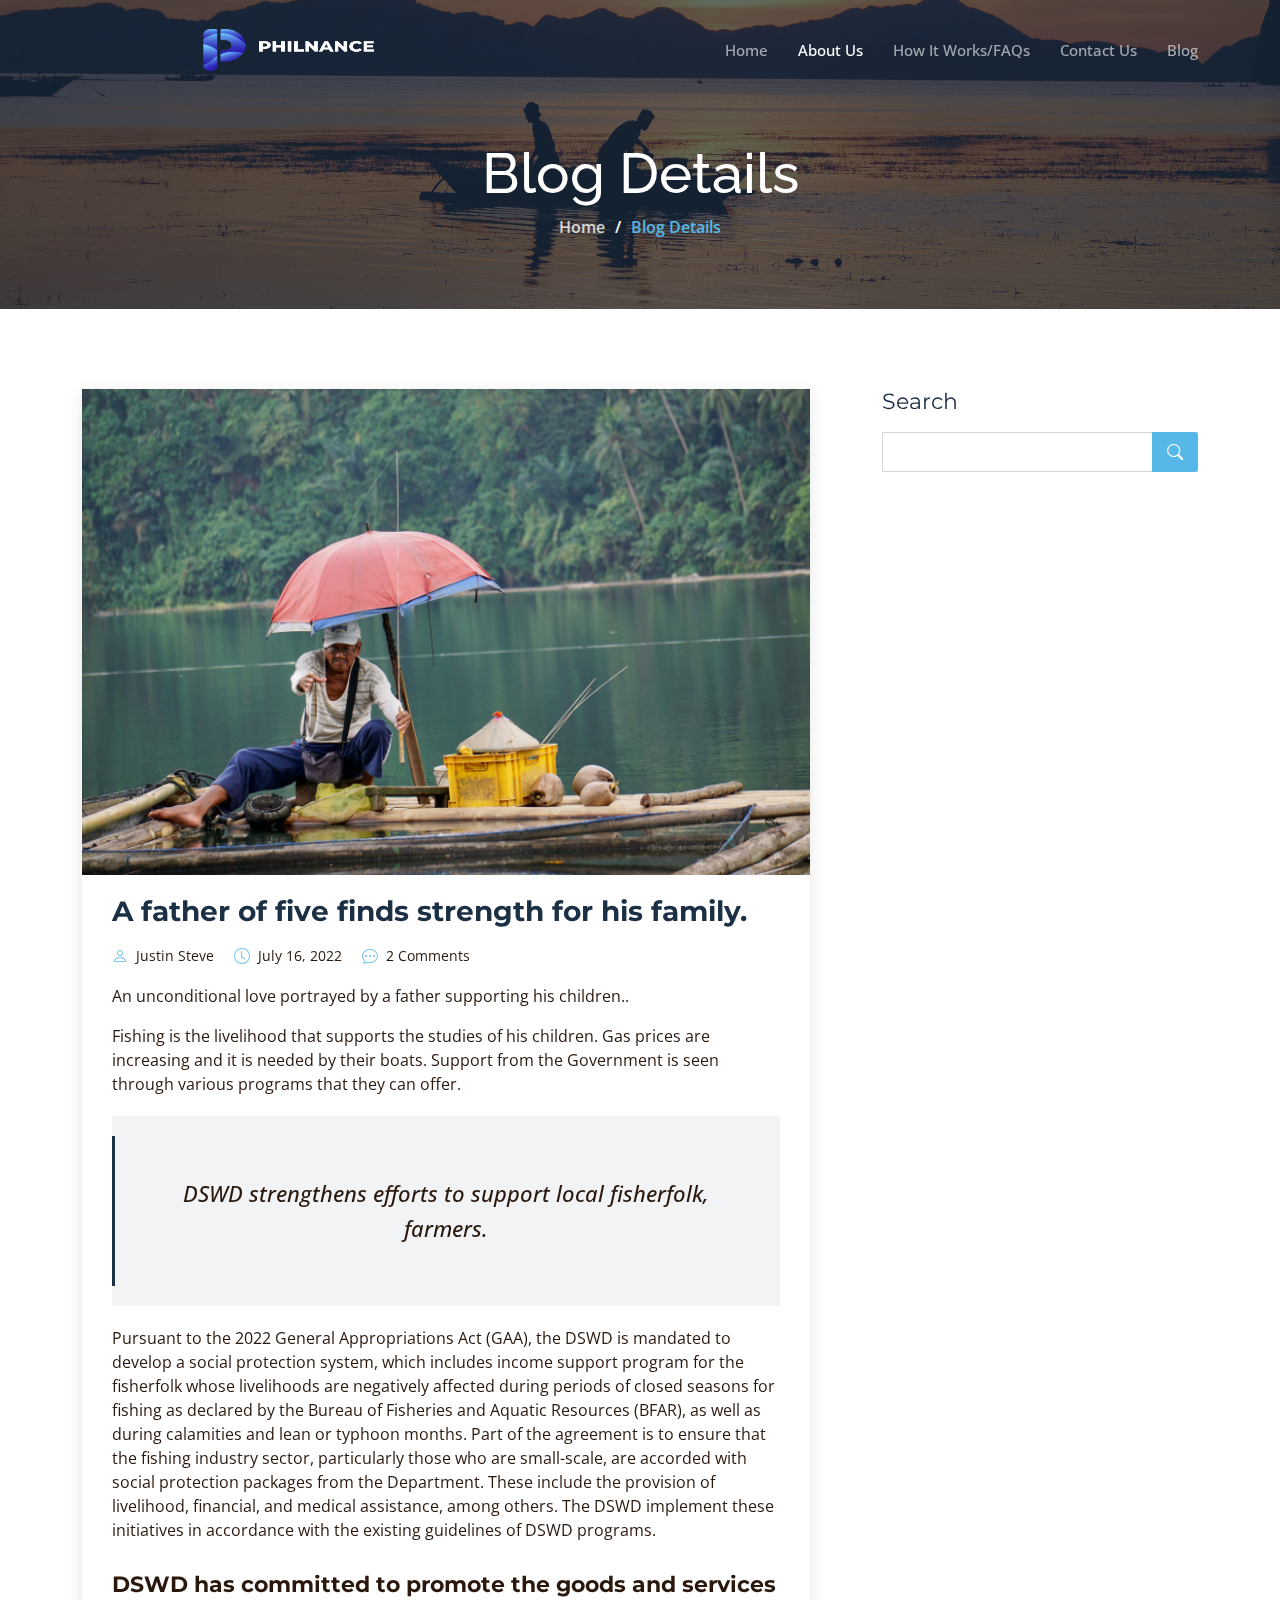
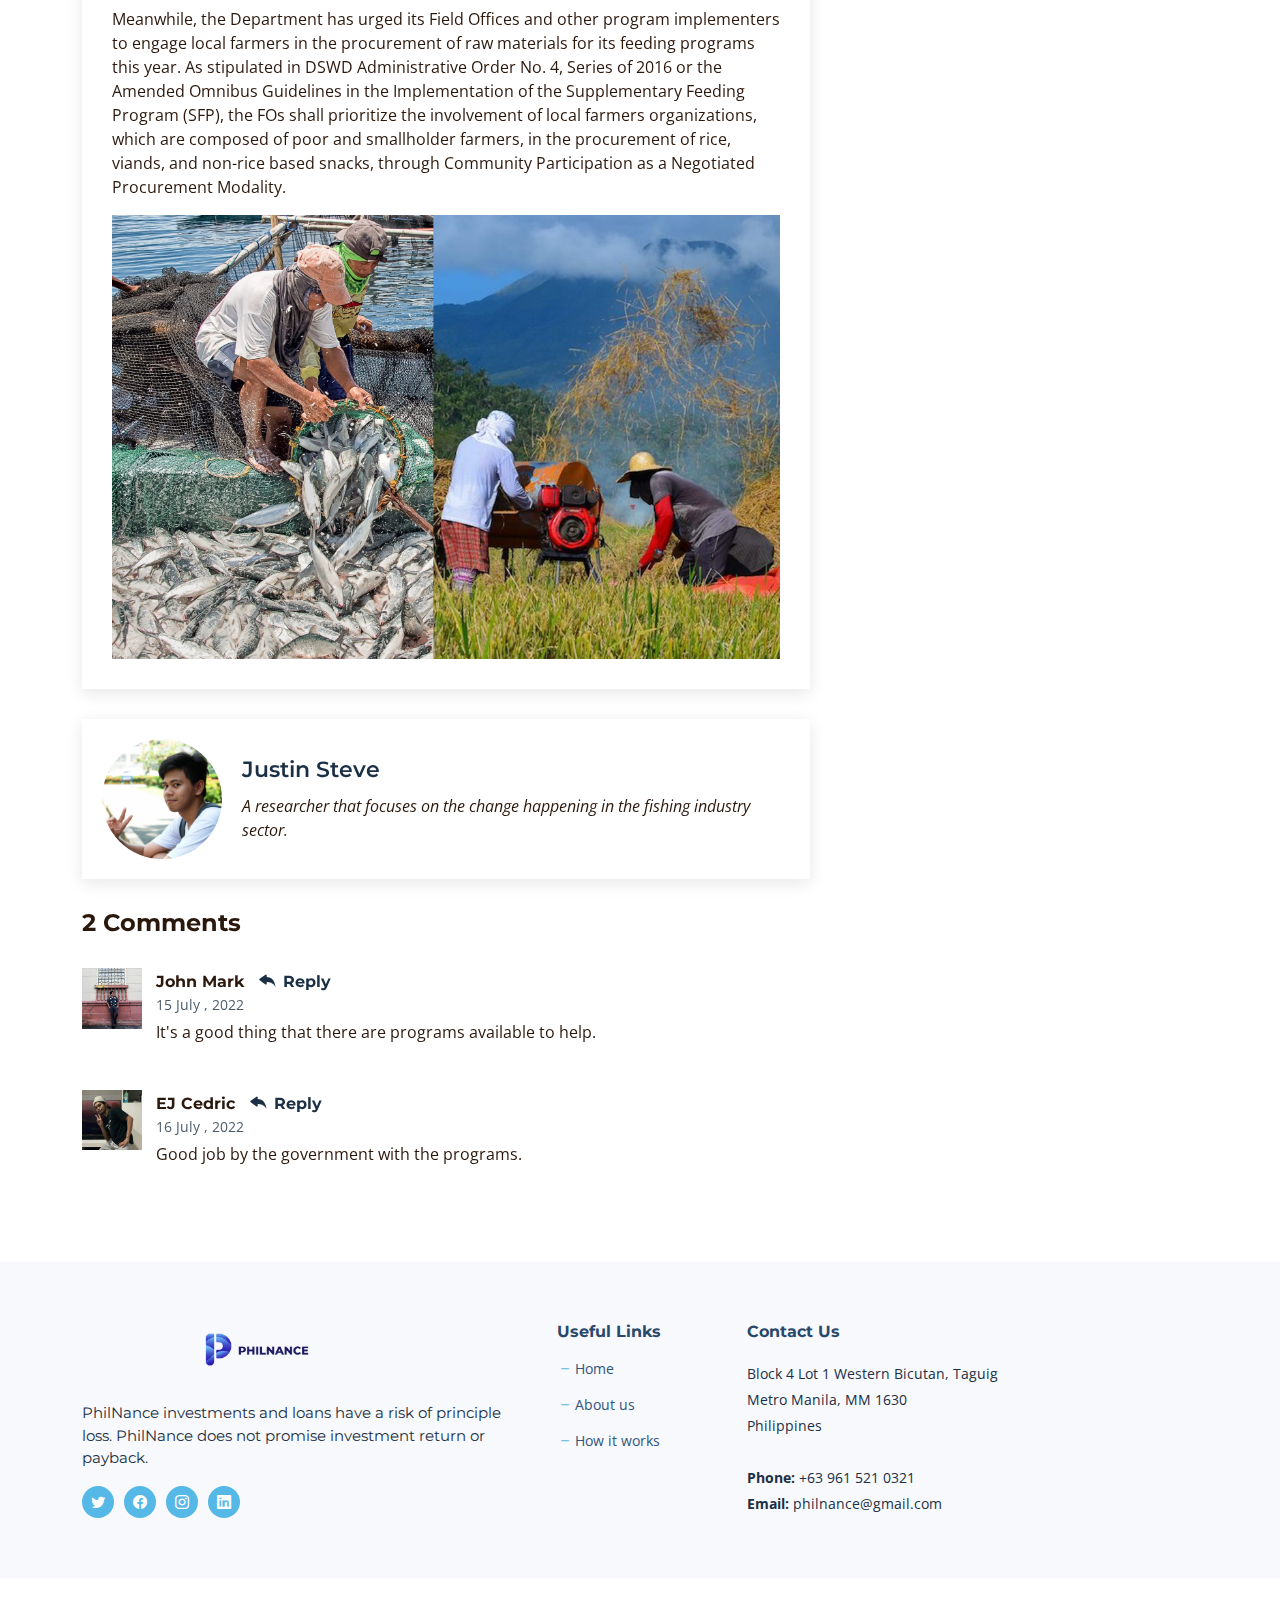
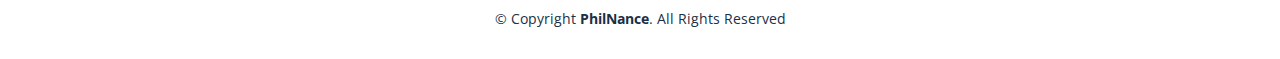
<file: blog-details2.html>
<!DOCTYPE html>
<html lang="en">

<head>
  <meta charset="utf-8">
  <meta content="width=device-width, initial-scale=1.0" name="viewport">

  <title>PhilNance - Blog 3</title>
  <meta content="" name="description">
  <meta content="" name="keywords">

  <!-- Favicons -->
  <link href="assets/img/180.png" rel="icon">
  <link href="assets/img/180.png" rel="apple-touch-icon">

  <!-- Google Fonts -->
  <link rel="preconnect" href="https://fonts.googleapis.com">
  <link rel="preconnect" href="https://fonts.gstatic.com" crossorigin>
  <link href="https://fonts.googleapis.com/css2?family=Open+Sans:ital,wght@0,300;0,400;0,500;0,600;0,700;1,300;1,400;1,600;1,700&family=Montserrat:ital,wght@0,300;0,400;0,500;0,600;0,700;1,300;1,400;1,500;1,600;1,700&family=Raleway:ital,wght@0,300;0,400;0,500;0,600;0,700;1,300;1,400;1,500;1,600;1,700&display=swap" rel="stylesheet">

  <!-- Vendor CSS Files -->
  <link href="assets/vendor/bootstrap/css/bootstrap.min.css" rel="stylesheet">
  <link href="assets/vendor/bootstrap-icons/bootstrap-icons.css" rel="stylesheet">
  <link href="assets/vendor/aos/aos.css" rel="stylesheet">
  <link href="assets/vendor/glightbox/css/glightbox.min.css" rel="stylesheet">
  <link href="assets/vendor/swiper/swiper-bundle.min.css" rel="stylesheet">
  <link href="assets/vendor/remixicon/remixicon.css" rel="stylesheet">

  <!-- Template Main CSS File -->
  <link href="assets/css/main.css" rel="stylesheet">

  <!-- =======================================================
  * Template Name: Nova - v1.0.0
  * Template URL: https://bootstrapmade.com/nova-bootstrap-business-template/
  * Author: BootstrapMade.com
  * License: https://bootstrapmade.com/license/
  ======================================================== -->
</head>

<body class="page-blog">

  <!-- ======= Header ======= -->
  <header id="header" class="header d-flex align-items-center fixed-top">
    <div class="container-fluid container-xl d-flex align-items-center justify-content-between">

      <a href="index.html" class="logo d-flex align-items-center">
        <!-- Uncomment the line below if you also wish to use an image logo -->
         <img src="assets/img/logo3.png" width="500" > 
         <!--<h1 class="d-flex align-items-center">PhilNance</h1> -->
      </a>

      <i class="mobile-nav-toggle mobile-nav-show bi bi-list"></i>
      <i class="mobile-nav-toggle mobile-nav-hide d-none bi bi-x"></i>

      <nav id="navbar" class="navbar">
        <ul>
          <li><a href="index.html" >Home</a></li>
          <li><a href="about.html" class="active">About Us</a></li>
          <li><a href="howitworks.html">How It Works/FAQs</a></li>
          <li><a href="contact.html">Contact Us</a></li>
          <li><a href="blog.html">Blog</a></li>
          
        </ul>
      </nav><!-- .navbar -->

    </div>
  </header><!-- End Header -->

  <main id="main">

    <!-- ======= Breadcrumbs ======= -->
    <div class="breadcrumbs d-flex align-items-center" style="background-image: url('assets/img/6fish.jpg');">
      <div class="container position-relative d-flex flex-column align-items-center">

        <h2>Blog Details</h2>
        <ol>
          <li><a href="index.html">Home</a></li>
          <li>Blog Details</li>
        </ol>

      </div>
    </div><!-- End Breadcrumbs -->

    <!-- ======= Blog Details Section ======= -->
    <section id="blog" class="blog">
      <div class="container" data-aos="fade-up">

        <div class="row g-5">

          <div class="col-lg-8" data-aos="fade-up" data-aos-delay="200">

            <article class="blog-details">

              <div class="post-img">
                <img src="assets/img/blog/4fish.jpg" alt="" class="img-fluid">
              </div>

              <h2 class="title">A father of five finds strength for his family.</h2>

              <div class="meta-top">
                <ul>
                  <li class="d-flex align-items-center"><i class="bi bi-person"></i> <a href="blog-details2.html">Justin Steve</a></li>
                  <li class="d-flex align-items-center"><i class="bi bi-clock"></i> <a href="blog-details2.html"><time datetime="2020-01-01">July 16, 2022</time></a></li>
                  <li class="d-flex align-items-center"><i class="bi bi-chat-dots"></i> <a href="blog-details2.html">2 Comments</a></li>
                </ul>
              </div><!-- End meta top -->

              <div class="content">
                <p>
                    An unconditional love portrayed by a father supporting his children..
                </p>

                <p>
                  Fishing is the livelihood that supports the studies of his children. Gas prices are increasing and it is needed by their boats. Support from the Government is seen
                  through various programs that they can offer.  
                </p>

                <blockquote>
                  <p>
                    DSWD strengthens efforts to support local fisherfolk, farmers.
                  </p>
                </blockquote>

                <p>
                    Pursuant to the 2022 General Appropriations Act (GAA), the DSWD is mandated to develop a social protection system, which includes income 
                    support program for the fisherfolk whose livelihoods are negatively affected during periods of closed seasons for fishing as declared by the Bureau 
                    of Fisheries and Aquatic Resources (BFAR), as well as during calamities and lean or typhoon months.
                    Part of the agreement is to ensure that the fishing industry sector, particularly those who are small-scale, are accorded with social protection packages
                     from the Department. These include the provision of livelihood, financial, and medical assistance, among others. The DSWD implement these initiatives in 
                     accordance with the existing guidelines of DSWD programs.
                </p>

                <h3>DSWD has committed to promote the goods and services</h3>
                <p>
                    Meanwhile, the Department has urged its Field Offices and other program implementers to engage local farmers in the 
                    procurement of raw materials for its feeding programs this year. As stipulated in DSWD Administrative Order No. 4, Series of 2016 
                    or the Amended Omnibus Guidelines in the Implementation of the Supplementary Feeding Program (SFP), the FOs shall prioritize the involvement 
                    of local farmers organizations, which are composed of poor and smallholder farmers, in the procurement of rice, viands, and non-rice based snacks, 
                    through Community Participation as a Negotiated Procurement Modality.
                </p>
                <img src="assets/img/blog/11fish.jpg" class="img-fluid" alt="">

              </div><!-- End post content -->

            </article><!-- End blog post -->

            <div class="post-author d-flex align-items-center">
              <img src="assets/img/testimonials/testi4.jpg" class="rounded-circle flex-shrink-0" alt="">
              <div>
                <h4>Justin Steve</h4>
                <div class="social-links">
                </div>
                <p>
                  A researcher that focuses on the change happening in the fishing industry sector.
                </p>
              </div>
            </div><!-- End post author -->

            <div class="comments">

              <h4 class="comments-count">2 Comments</h4>

              <div id="comment-1" class="comment">
                <div class="d-flex">
                  <div class="comment-img"><img src="assets/img/blog/2author.jpg" alt=""></div>
                  <div>
                    <h5><a href="">John Mark</a> <a href="#" class="reply"><i class="bi bi-reply-fill"></i> Reply</a></h5>
                    <time datetime="2020-01-01">15 July , 2022</time>
                    <p>
                      It's a good thing that there are programs available to help.
                    </p>
                  </div>
                </div>
              </div><!-- End comment #1 -->

              <div id="comment-3" class="comment">
                <div class="d-flex">
                  <div class="comment-img"><img src="assets/img/testimonials/testi3.jpg" alt=""></div>
                  <div>
                    <h5><a href="">EJ Cedric</a> <a href="#" class="reply"><i class="bi bi-reply-fill"></i> Reply</a></h5>
                    <time datetime="2020-01-01">16 July , 2022</time>
                    <p>
                      Good job by the government with the programs.
                    </p>
                  </div>
                </div>

              </div><!-- End comment #2 -->
              
              <div class=>

              </div>

            </div><!-- End blog comments -->

          </div>

          <div class="col-lg-4" data-aos="fade-up" data-aos-delay="400">

            <div class="sidebar ps-lg-4">

              <div class="sidebar-item search-form">
                <h3 class="sidebar-title">Search</h3>
                <form action="" class="mt-3">
                  <input type="text">
                  <button type="submit"><i class="bi bi-search"></i></button>
                </form>
              </div><!-- End sidebar search formn-->


              <div class="sidebar-item recent-posts">
                <h3 class=""></h3>

                <div class="mt-3">


    
                </div>

              </div><!-- End sidebar recent posts-->

            </div><!-- End Blog Sidebar -->

          </div>
        </div>

      </div>
    </section><!-- End Blog Details Section -->

  </main><!-- End #main -->

    <!-- ======= Footer ======= -->
    <footer id="footer" class="footer">

      <div class="footer-content">
        <div class="container">
          <div class="row gy-4">
            <div class="col-lg-5 col-md-12 footer-info">
              <a href="index.html" class="logo d-flex align-items-center">
                <img src="assets/img/logo2.png" width="350">
                <span></span>
              </a>
              <p>PhilNance investments and loans have a risk of principle loss. PhilNance does not promise investment return or payback.</p>
              <div class="social-links d-flex  mt-3">
                <a href="#" class="twitter"><i class="bi bi-twitter"></i></a>
                <a href="#" class="facebook"><i class="bi bi-facebook"></i></a>
                <a href="#" class="instagram"><i class="bi bi-instagram"></i></a>
                <a href="#" class="linkedin"><i class="bi bi-linkedin"></i></a>
              </div>
            </div>
  
            <div class="col-lg-2 col-6 footer-links">
              <h4>Useful Links</h4>
              <ul>
                <li><i class="bi bi-dash"></i> <a href="index.html">Home</a></li>
                <li><i class="bi bi-dash"></i> <a href="#">About us</a></li>
                <li><i class="bi bi-dash"></i> <a href="howitworks.html">How it works</a></li>
              </ul>
            </div>
  
            
  
            <div class="col-lg-3 col-md-12 footer-contact text-center text-md-start">
              <h4>Contact Us</h4>
              <p>
                Block 4 Lot 1 Western Bicutan, Taguig<br>
                Metro Manila, MM 1630<br>
                Philippines <br><br>
                <strong>Phone:</strong> +63 961 521 0321<br>
                <strong>Email:</strong> philnance@gmail.com<br>
              </p>
  
            </div>
  
          </div>
        </div>
      </div>
  
      <div class="footer-legal">
        <div class="container">
          <div class="copyright">
            &copy; Copyright <strong><span>PhilNance</span></strong>. All Rights Reserved
          </div>
          
        </div>
      </div>
    </footer><!-- End Footer -->
    <!-- End Footer -->

  <a href="#" class="scroll-top d-flex align-items-center justify-content-center"><i class="bi bi-arrow-up-short"></i></a>

  <div id="preloader"></div>

  <!-- Vendor JS Files -->
  <script src="assets/vendor/bootstrap/js/bootstrap.bundle.min.js"></script>
  <script src="assets/vendor/aos/aos.js"></script>
  <script src="assets/vendor/glightbox/js/glightbox.min.js"></script>
  <script src="assets/vendor/swiper/swiper-bundle.min.js"></script>
  <script src="assets/vendor/isotope-layout/isotope.pkgd.min.js"></script>
  <script src="assets/vendor/php-email-form/validate.js"></script>

  <!-- Template Main JS File -->
  <script src="assets/js/main.js"></script>

</body>

</html>
</file>
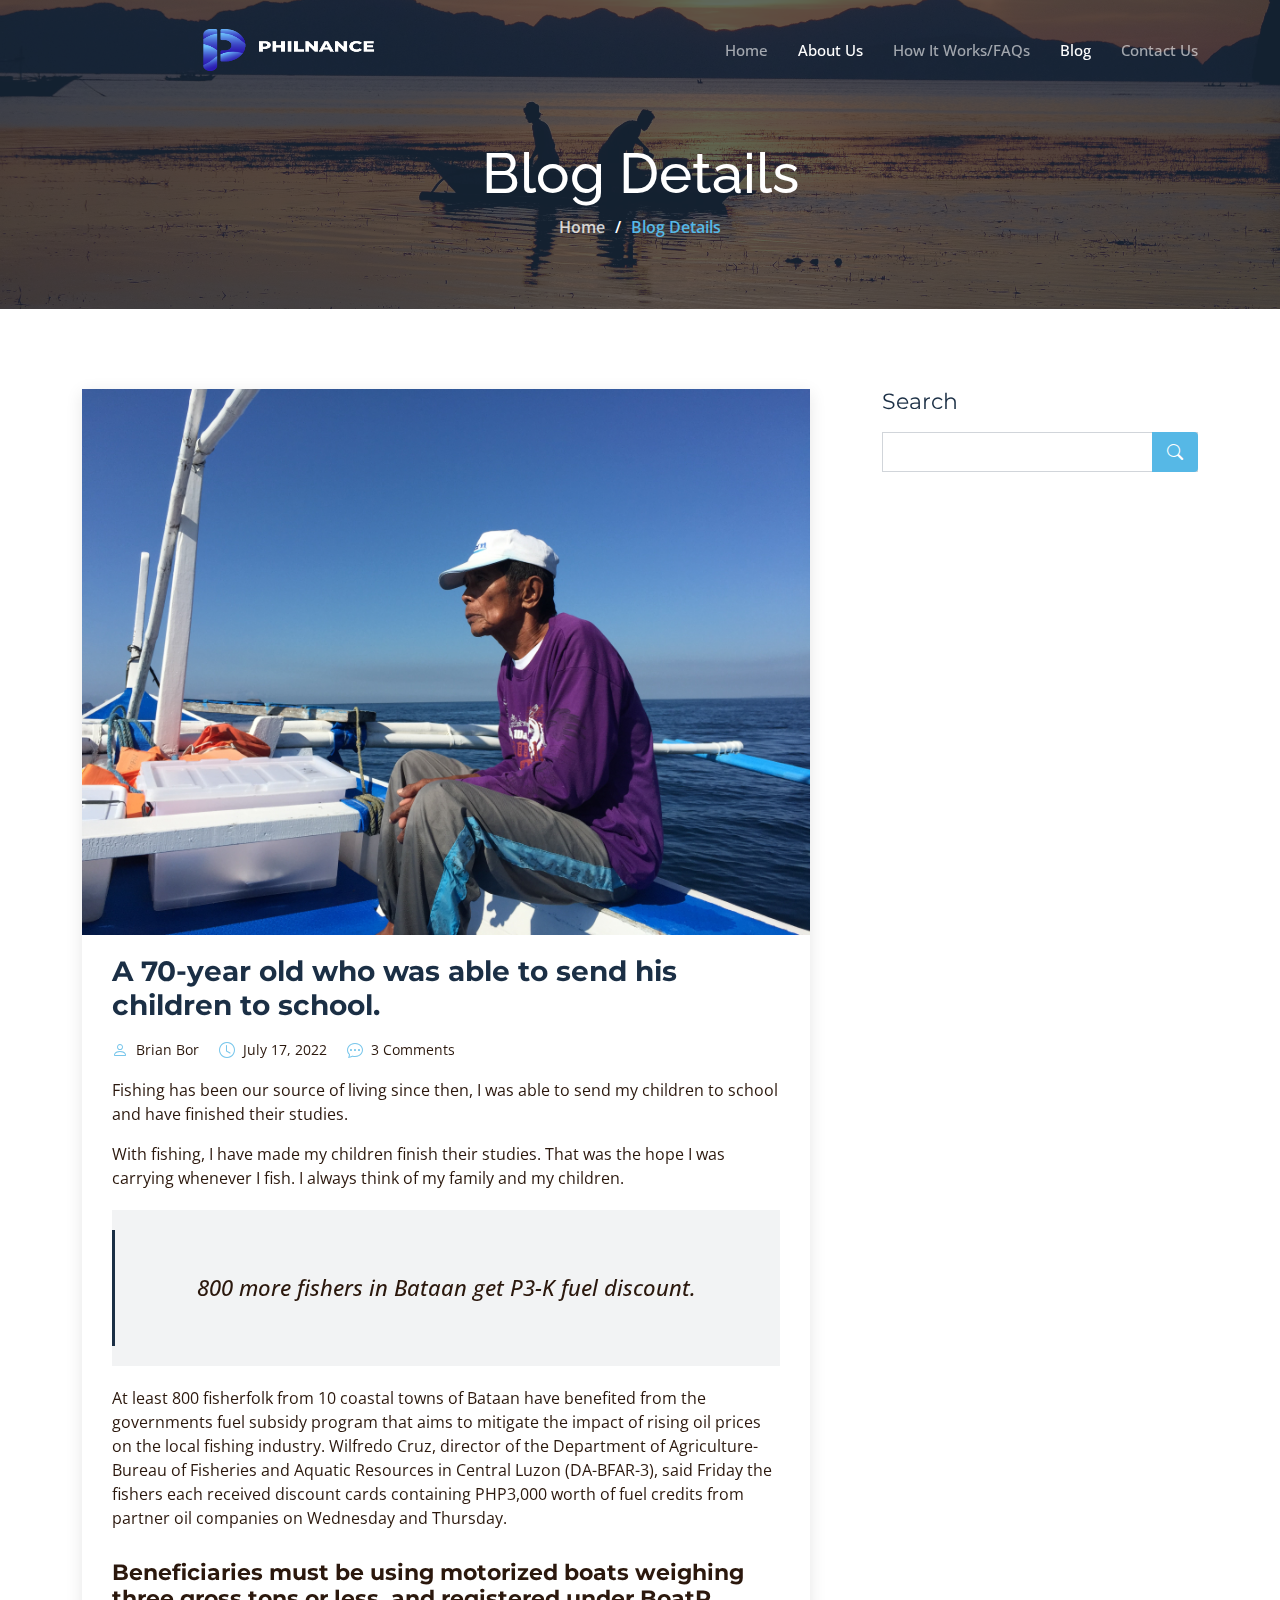
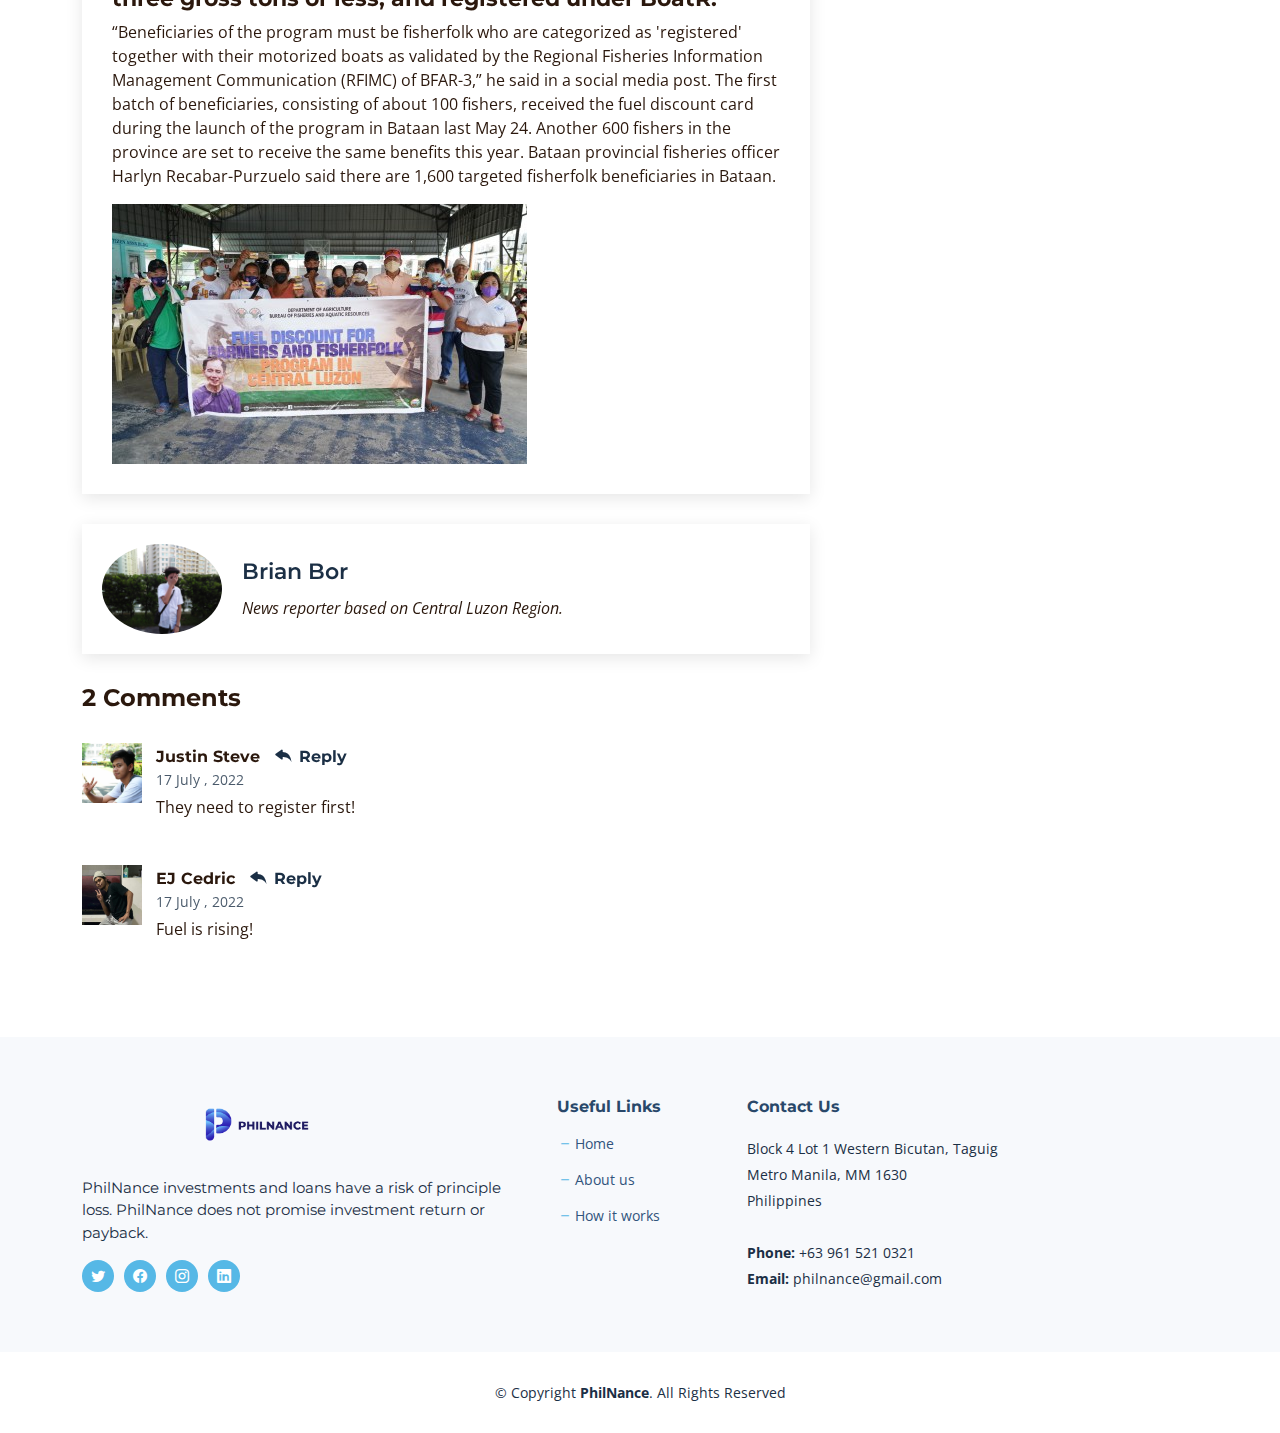
<file: blog-details3.html>
<!DOCTYPE html>
<html lang="en">

<head>
  <meta charset="utf-8">
  <meta content="width=device-width, initial-scale=1.0" name="viewport">

  <title>PhilNance - Blog 4</title>
  <meta content="" name="description">
  <meta content="" name="keywords">

  <!-- Favicons -->
  <link href="assets/img/180.png" rel="icon">
  <link href="assets/img/180.png" rel="apple-touch-icon">

  <!-- Google Fonts -->
  <link rel="preconnect" href="https://fonts.googleapis.com">
  <link rel="preconnect" href="https://fonts.gstatic.com" crossorigin>
  <link href="https://fonts.googleapis.com/css2?family=Open+Sans:ital,wght@0,300;0,400;0,500;0,600;0,700;1,300;1,400;1,600;1,700&family=Montserrat:ital,wght@0,300;0,400;0,500;0,600;0,700;1,300;1,400;1,500;1,600;1,700&family=Raleway:ital,wght@0,300;0,400;0,500;0,600;0,700;1,300;1,400;1,500;1,600;1,700&display=swap" rel="stylesheet">

  <!-- Vendor CSS Files -->
  <link href="assets/vendor/bootstrap/css/bootstrap.min.css" rel="stylesheet">
  <link href="assets/vendor/bootstrap-icons/bootstrap-icons.css" rel="stylesheet">
  <link href="assets/vendor/aos/aos.css" rel="stylesheet">
  <link href="assets/vendor/glightbox/css/glightbox.min.css" rel="stylesheet">
  <link href="assets/vendor/swiper/swiper-bundle.min.css" rel="stylesheet">
  <link href="assets/vendor/remixicon/remixicon.css" rel="stylesheet">

  <!-- Template Main CSS File -->
  <link href="assets/css/main.css" rel="stylesheet">

  <!-- =======================================================
  * Template Name: Nova - v1.0.0
  * Template URL: https://bootstrapmade.com/nova-bootstrap-business-template/
  * Author: BootstrapMade.com
  * License: https://bootstrapmade.com/license/
  ======================================================== -->
</head>

<body class="page-blog">

  <!-- ======= Header ======= -->
  <header id="header" class="header d-flex align-items-center fixed-top">
    <div class="container-fluid container-xl d-flex align-items-center justify-content-between">

      <a href="index.html" class="logo d-flex align-items-center">
        <!-- Uncomment the line below if you also wish to use an image logo -->
         <img src="assets/img/logo3.png" width="500" > 
         <!--<h1 class="d-flex align-items-center">PhilNance</h1> -->
      </a>

      <i class="mobile-nav-toggle mobile-nav-show bi bi-list"></i>
      <i class="mobile-nav-toggle mobile-nav-hide d-none bi bi-x"></i>

      <nav id="navbar" class="navbar">
        <ul>
          <li><a href="index.html" >Home</a></li>
          <li><a href="about.html" class="active">About Us</a></li>
          <li><a href="howitworks.html">How It Works/FAQs</a></li>
          <li><a href="blog.html" class="active">Blog</a></li>
          <li><a href="contact.php">Contact Us</a></li>
          
        </ul>
      </nav><!-- .navbar -->

    </div>
  </header><!-- End Header -->

  <main id="main">

    <!-- ======= Breadcrumbs ======= -->
    <div class="breadcrumbs d-flex align-items-center" style="background-image: url('assets/img/6fish.jpg');">
      <div class="container position-relative d-flex flex-column align-items-center">

        <h2>Blog Details</h2>
        <ol>
          <li><a href="index.html">Home</a></li>
          <li>Blog Details</li>
        </ol>

      </div>
    </div><!-- End Breadcrumbs -->

    <!-- ======= Blog Details Section ======= -->
    <section id="blog" class="blog">
      <div class="container" data-aos="fade-up">

        <div class="row g-5">

          <div class="col-lg-8" data-aos="fade-up" data-aos-delay="200">

            <article class="blog-details">

              <div class="post-img">
                <img src="assets/img/blog/5fish.jpg" alt="" class="img-fluid">
              </div>

              <h2 class="title">A 70-year old who was able to send his children to school.</h2>

              <div class="meta-top">
                <ul>
                  <li class="d-flex align-items-center"><i class="bi bi-person"></i> <a href="blog-details2.html">Brian Bor</a></li>
                  <li class="d-flex align-items-center"><i class="bi bi-clock"></i> <a href="blog-details2.html"><time datetime="2020-01-01">July 17, 2022</time></a></li>
                  <li class="d-flex align-items-center"><i class="bi bi-chat-dots"></i> <a href="blog-details2.html">3 Comments</a></li>
                </ul>
              </div><!-- End meta top -->

              <div class="content">
                <p>
                    Fishing has been our source of living since then, I was able to send my children to school and have finished their studies.
                </p>

                <p>
                  With fishing, I have made my children finish their studies. That was the hope I was carrying whenever I fish. I always think of my family and my children.
                </p>

                <blockquote>
                  <p>
                    800 more fishers in Bataan get P3-K fuel discount.
                  </p>
                </blockquote>

                <p>
                    At least 800 fisherfolk from 10 coastal towns of Bataan have benefited from the governments fuel subsidy 
                    program that aims to mitigate the impact of rising oil prices on the local fishing industry.
                    Wilfredo Cruz, director of the Department of Agriculture-Bureau of Fisheries and Aquatic Resources in Central Luzon (DA-BFAR-3), 
                    said Friday the fishers each received discount cards containing PHP3,000 worth of fuel credits from partner oil companies on Wednesday and Thursday.
                </p>

                <h3>Beneficiaries must be using motorized boats weighing three gross tons or less, and registered under BoatR.</h3>
                <p>
                    “Beneficiaries of the program must be fisherfolk who are categorized as 'registered' together with their motorized boats as validated by the Regional 
                    Fisheries Information Management Communication (RFIMC) of BFAR-3,” he said in a social media post.
                    The first batch of beneficiaries, consisting of about 100 fishers, received the fuel discount card during the launch of the program in Bataan last May 24.
                    Another 600 fishers in the province are set to receive the same benefits this year.
                    Bataan provincial fisheries officer Harlyn Recabar-Purzuelo said there are 1,600 targeted fisherfolk beneficiaries in Bataan.
                </p>
                <img src="assets/img/blog/12fish.jpg" class="img-fluid" alt="">

              </div><!-- End post content -->

            </article><!-- End blog post -->

            <div class="post-author d-flex align-items-center">
              <img src="assets/img/testimonials/3author.jpg" class="rounded-circle flex-shrink-0" alt="">
              <div>
                <h4>Brian Bor</h4>
                <div class="social-links">
                </div>
                <p>
                  News reporter based on Central Luzon Region.
                </p>
              </div>
            </div><!-- End post author -->

            <div class="comments">

              <h4 class="comments-count">2 Comments</h4>

              <div id="comment-1" class="comment">
                <div class="d-flex">
                  <div class="comment-img"><img src="assets/img/testimonials/testi4.jpg" alt=""></div>
                  <div>
                    <h5><a href="">Justin Steve</a> <a href="#" class="reply"><i class="bi bi-reply-fill"></i> Reply</a></h5>
                    <time datetime="2020-01-01">17 July , 2022</time>
                    <p>
                      They need to register first!
                    </p>
                  </div>
                </div>
              </div><!-- End comment #1 -->

              <div id="comment-3" class="comment">
                <div class="d-flex">
                  <div class="comment-img"><img src="assets/img/testimonials/testi3.jpg" alt=""></div>
                  <div>
                    <h5><a href="">EJ Cedric</a> <a href="#" class="reply"><i class="bi bi-reply-fill"></i> Reply</a></h5>
                    <time datetime="2020-01-01">17 July , 2022</time>
                    <p>
                      Fuel is rising!
                    </p>
                  </div>
                </div>

              </div><!-- End comment #2 -->
              
              <div class=>

              </div>

            </div><!-- End blog comments -->

          </div>

          <div class="col-lg-4" data-aos="fade-up" data-aos-delay="400">

            <div class="sidebar ps-lg-4">

              <div class="sidebar-item search-form">
                <h3 class="sidebar-title">Search</h3>
                <form action="" class="mt-3">
                  <input type="text">
                  <button type="submit"><i class="bi bi-search"></i></button>
                </form>
              </div><!-- End sidebar search formn-->


              <div class="sidebar-item recent-posts">
                <h3 class=""></h3>

                <div class="mt-3">


    
                </div>

              </div><!-- End sidebar recent posts-->

            </div><!-- End Blog Sidebar -->

          </div>
        </div>

      </div>
    </section><!-- End Blog Details Section -->

  </main><!-- End #main -->

    <!-- ======= Footer ======= -->
    <footer id="footer" class="footer">

      <div class="footer-content">
        <div class="container">
          <div class="row gy-4">
            <div class="col-lg-5 col-md-12 footer-info">
              <a href="index.html" class="logo d-flex align-items-center">
                <img src="assets/img/logo2.png" width="350">
                <span></span>
              </a>
              <p>PhilNance investments and loans have a risk of principle loss. PhilNance does not promise investment return or payback.</p>
              <div class="social-links d-flex  mt-3">
                <a href="#" class="twitter"><i class="bi bi-twitter"></i></a>
                <a href="#" class="facebook"><i class="bi bi-facebook"></i></a>
                <a href="#" class="instagram"><i class="bi bi-instagram"></i></a>
                <a href="#" class="linkedin"><i class="bi bi-linkedin"></i></a>
              </div>
            </div>
  
            <div class="col-lg-2 col-6 footer-links">
              <h4>Useful Links</h4>
              <ul>
                <li><i class="bi bi-dash"></i> <a href="index.html">Home</a></li>
                <li><i class="bi bi-dash"></i> <a href="#">About us</a></li>
                <li><i class="bi bi-dash"></i> <a href="howitworks.html">How it works</a></li>
              </ul>
            </div>
  
            
  
            <div class="col-lg-3 col-md-12 footer-contact text-center text-md-start">
              <h4>Contact Us</h4>
              <p>
                Block 4 Lot 1 Western Bicutan, Taguig<br>
                Metro Manila, MM 1630<br>
                Philippines <br><br>
                <strong>Phone:</strong> +63 961 521 0321<br>
                <strong>Email:</strong> philnance@gmail.com<br>
              </p>
  
            </div>
  
          </div>
        </div>
      </div>
  
      <div class="footer-legal">
        <div class="container">
          <div class="copyright">
            &copy; Copyright <strong><span>PhilNance</span></strong>. All Rights Reserved
          </div>
          
        </div>
      </div>
    </footer><!-- End Footer -->
    <!-- End Footer -->

  <a href="#" class="scroll-top d-flex align-items-center justify-content-center"><i class="bi bi-arrow-up-short"></i></a>

  <div id="preloader"></div>

  <!-- Vendor JS Files -->
  <script src="assets/vendor/bootstrap/js/bootstrap.bundle.min.js"></script>
  <script src="assets/vendor/aos/aos.js"></script>
  <script src="assets/vendor/glightbox/js/glightbox.min.js"></script>
  <script src="assets/vendor/swiper/swiper-bundle.min.js"></script>
  <script src="assets/vendor/isotope-layout/isotope.pkgd.min.js"></script>
  <script src="assets/vendor/php-email-form/validate.js"></script>

  <!-- Template Main JS File -->
  <script src="assets/js/main.js"></script>

</body>

</html>
</file>
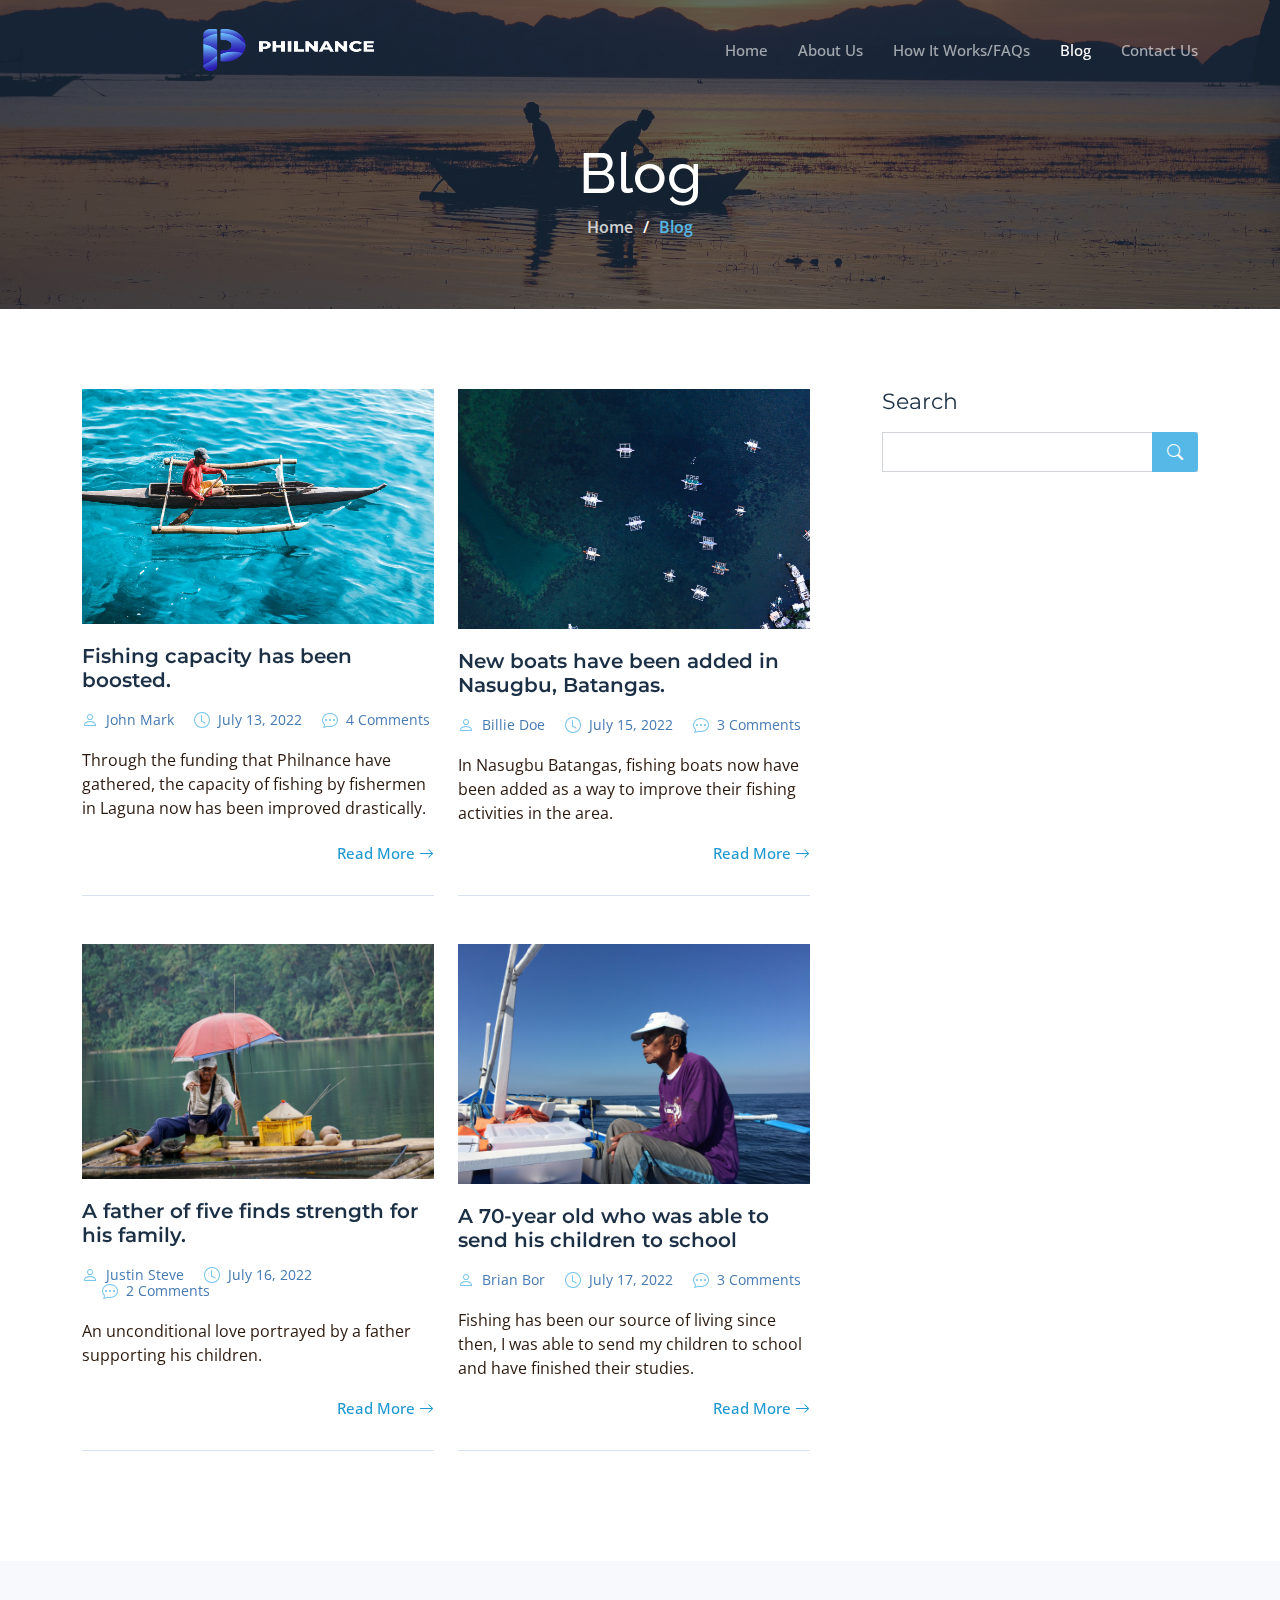
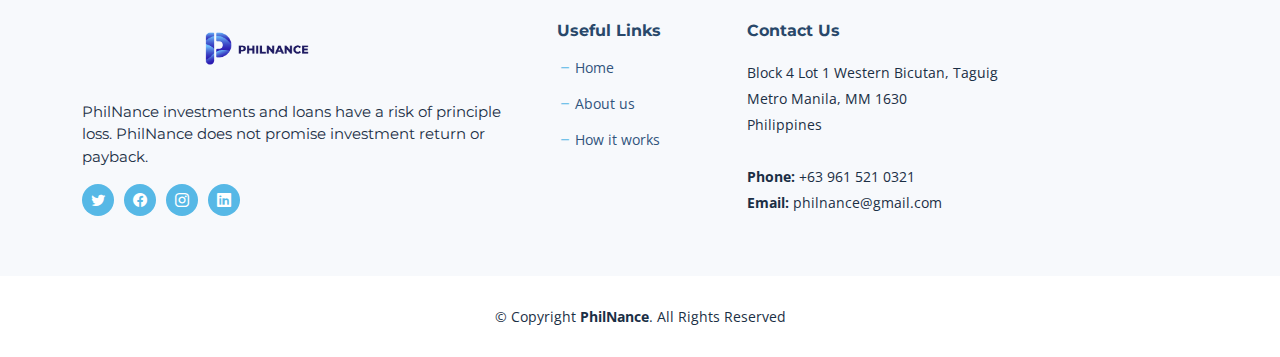
<file: blog.html>
<!DOCTYPE html>
<html lang="en">

<head>
  <meta charset="utf-8">
  <meta content="width=device-width, initial-scale=1.0" name="viewport">

  <title>PhilNance - Blog</title>
  <meta content="" name="description">
  <meta content="" name="keywords">

  <!-- Favicons -->
  <link href="assets/img/180.png" rel="icon">
  <link href="assets/img/180.png" rel="apple-touch-icon">

  <!-- Google Fonts -->
  <link rel="preconnect" href="https://fonts.googleapis.com">
  <link rel="preconnect" href="https://fonts.gstatic.com" crossorigin>
  <link href="https://fonts.googleapis.com/css2?family=Open+Sans:ital,wght@0,300;0,400;0,500;0,600;0,700;1,300;1,400;1,600;1,700&family=Montserrat:ital,wght@0,300;0,400;0,500;0,600;0,700;1,300;1,400;1,500;1,600;1,700&family=Raleway:ital,wght@0,300;0,400;0,500;0,600;0,700;1,300;1,400;1,500;1,600;1,700&display=swap" rel="stylesheet">

  <!-- Vendor CSS Files -->
  <link href="assets/vendor/bootstrap/css/bootstrap.min.css" rel="stylesheet">
  <link href="assets/vendor/bootstrap-icons/bootstrap-icons.css" rel="stylesheet">
  <link href="assets/vendor/aos/aos.css" rel="stylesheet">
  <link href="assets/vendor/glightbox/css/glightbox.min.css" rel="stylesheet">
  <link href="assets/vendor/swiper/swiper-bundle.min.css" rel="stylesheet">
  <link href="assets/vendor/remixicon/remixicon.css" rel="stylesheet">

  <!-- Template Main CSS File -->
  <link href="assets/css/main.css" rel="stylesheet">

  <!-- =======================================================
  * Template Name: Nova - v1.0.0
  * Template URL: https://bootstrapmade.com/nova-bootstrap-business-template/
  * Author: BootstrapMade.com
  * License: https://bootstrapmade.com/license/
  ======================================================== -->
</head>

<body class="page-blog">

  <!-- ======= Header ======= -->
  <header id="header" class="header d-flex align-items-center fixed-top">
    <div class="container-fluid container-xl d-flex align-items-center justify-content-between">

      <a href="index.html" class="logo d-flex align-items-center">
        <!-- Uncomment the line below if you also wish to use an image logo -->
         <img src="assets/img/logo3.png" width="500" > 
         <!--<h1 class="d-flex align-items-center">PhilNance</h1> -->
      </a>

      <i class="mobile-nav-toggle mobile-nav-show bi bi-list"></i>
      <i class="mobile-nav-toggle mobile-nav-hide d-none bi bi-x"></i>

      <nav id="navbar" class="navbar">
        <ul>
          <li><a href="index.html" >Home</a></li>
          <li><a href="about.html" >About Us</a></li>
          <li><a href="howitworks.html">How It Works/FAQs</a></li>
          <li><a href="blog.html" class="active">Blog</a></li>
          <li><a href="contact.php">Contact Us</a></li>
          
        </ul>
      </nav><!-- .navbar -->

    </div>
  </header><!-- End Header -->

  <main id="main">

    <!-- ======= Breadcrumbs ======= -->
    <div class="breadcrumbs d-flex align-items-center" style="background-image: url('assets/img/6fish.jpg');">
      <div class="container position-relative d-flex flex-column align-items-center">

        <h2>Blog</h2>
        <ol>
          <li><a href="index.html">Home</a></li>
          <li>Blog</li>
        </ol>

      </div>
    </div><!-- End Breadcrumbs -->

    <!-- ======= Blog Section ======= -->
    <section id="blog" class="blog">
      <div class="container" data-aos="fade-up">

        <div class="row g-5">

          <div class="col-lg-8" data-aos="fade-up" data-aos-delay="200">

            <div class="row gy-5 posts-list">

              <div class="col-lg-6">
                <article class="d-flex flex-column">

                  <div class="post-img">
                    <img src="assets/img/blog/2fish.jpg" alt="" class="img-fluid">
                  </div>

                  <h2 class="title">
                    <a href="blog-details.html">Fishing capacity has been boosted.</a>
                  </h2>

                  <div class="meta-top">
                    <ul>
                      <li class="d-flex align-items-center"><i class="bi bi-person"></i> <a href="blog-details.html">John Mark</a></li>
                      <li class="d-flex align-items-center"><i class="bi bi-clock"></i> <a href="blog-details.html"><time datetime="2022-01-01">July 13, 2022</time></a></li>
                      <li class="d-flex align-items-center"><i class="bi bi-chat-dots"></i> <a href="blog-details.html">4 Comments</a></li>
                    </ul>
                  </div>

                  <div class="content">
                    <p>
                      Through the funding that Philnance have gathered, the capacity of fishing by fishermen in Laguna now has been improved drastically.
                    </p>
                  </div>

                  <div class="read-more mt-auto align-self-end">
                    <a href="blog-details.html">Read More <i class="bi bi-arrow-right"></i></a>
                  </div>

                </article>
              </div><!-- End post list item -->

              <div class="col-lg-6">
                <article class="d-flex flex-column">

                  <div class="post-img">
                    <img src="assets/img/blog/3fish.jpg" alt="" class="img-fluid">
                  </div>

                  <h2 class="title">
                    <a href="blog-details1.html">New boats have been added in Nasugbu, Batangas.</a>
                  </h2>

                  <div class="meta-top">
                    <ul>
                      <li class="d-flex align-items-center"><i class="bi bi-person"></i> <a href="blog-details1.html">Billie Doe</a></li>
                      <li class="d-flex align-items-center"><i class="bi bi-clock"></i> <a href="blog-details1.html"><time datetime="2022-01-01">July 15, 2022</time></a></li>
                      <li class="d-flex align-items-center"><i class="bi bi-chat-dots"></i> <a href="blog-details1.html">3 Comments</a></li>
                    </ul>
                  </div>

                  <div class="content">
                    <p>
                      In Nasugbu Batangas, fishing boats now have been added as a way to improve their fishing activities in the area.
                    </p>
                  </div>

                  <div class="read-more mt-auto align-self-end">
                    <a href="blog-details1.html">Read More <i class="bi bi-arrow-right"></i></a>
                  </div>

                </article>
              </div><!-- End post list item -->

              <div class="col-lg-6">
                <article class="d-flex flex-column">

                  <div class="post-img">
                    <img src="assets/img/blog/4fish.jpg" alt="" class="img-fluid">
                  </div>

                  <h2 class="title">
                    <a href="blog-details2.html">A father of five finds strength for his family.</a>
                  </h2>

                  <div class="meta-top">
                    <ul>
                      <li class="d-flex align-items-center"><i class="bi bi-person"></i> <a href="blog-details2.html">Justin Steve</a></li>
                      <li class="d-flex align-items-center"><i class="bi bi-clock"></i> <a href="blog-details2.html"><time datetime="2022-01-01">July 16, 2022</time></a></li>
                      <li class="d-flex align-items-center"><i class="bi bi-chat-dots"></i> <a href="blog-details2.html">2 Comments</a></li>
                    </ul>
                  </div>

                  <div class="content">
                    <p>
                      An unconditional love portrayed by a father supporting his children.
                    </p>
                  </div>

                  <div class="read-more mt-auto align-self-end">
                    <a href="blog-details.html">Read More <i class="bi bi-arrow-right"></i></a>
                  </div>

                </article>
              </div><!-- End post list item -->

              <div class="col-lg-6">
                <article class="d-flex flex-column">

                  <div class="post-img">
                    <img src="assets/img/blog/5fish.jpg" alt="" class="img-fluid">
                  </div>

                  <h2 class="title">
                    <a href="blog-details3.html">A 70-year old who was able to send his children to school</a>
                  </h2>

                  <div class="meta-top">
                    <ul>
                      <li class="d-flex align-items-center"><i class="bi bi-person"></i> <a href="blog-details3.html">Brian Bor</a></li>
                      <li class="d-flex align-items-center"><i class="bi bi-clock"></i> <a href="blog-details3.html"><time datetime="2022-01-01">July 17, 2022</time></a></li>
                      <li class="d-flex align-items-center"><i class="bi bi-chat-dots"></i> <a href="blog-details3.html">3 Comments</a></li>
                    </ul>
                  </div>

                  <div class="content">
                    <p>
                      Fishing has been our source of living since then, I was able to send my children to school and have finished their studies.
                    </p>
                  </div>

                  <div class="read-more mt-auto align-self-end">
                    <a href="blog-details3.html">Read More <i class="bi bi-arrow-right"></i></a>
                  </div>

                </article>
              </div><!-- End post list item -->

             

            </div><!-- End blog posts list -->

            <div class="blog-pagination">
              <ul class="justify-content-center">
               
              </ul> 
            </div><!-- End blog pagination -->

          </div>

          <div class="col-lg-4" data-aos="fade-up" data-aos-delay="400">

            <div class="sidebar ps-lg-4">

              <div class="sidebar-item search-form">
                <h3 class="sidebar-title">Search</h3>
                <form action="" class="mt-3">
                  <input type="text">
                  <button type="submit"><i class="bi bi-search"></i></button>
                </form>
              </div><!-- End sidebar search formn-->

            </div><!-- End Blog Sidebar -->

          </div>

        </div>

      </div>
    </section><!-- End Blog Section -->

  </main><!-- End #main -->

  <!-- ======= Footer ======= -->
  <footer id="footer" class="footer">

    <div class="footer-content">
      <div class="container">
        <div class="row gy-4">
          <div class="col-lg-5 col-md-12 footer-info">
            <a href="index.html" class="logo d-flex align-items-center">
              <img src="assets/img/logo2.png" width="350">
              <span></span>
            </a>
            <p>PhilNance investments and loans have a risk of principle loss. PhilNance does not promise investment return or payback.</p>
            <div class="social-links d-flex  mt-3">
              <a href="#" class="twitter"><i class="bi bi-twitter"></i></a>
              <a href="#" class="facebook"><i class="bi bi-facebook"></i></a>
              <a href="#" class="instagram"><i class="bi bi-instagram"></i></a>
              <a href="#" class="linkedin"><i class="bi bi-linkedin"></i></a>
            </div>
          </div>

          <div class="col-lg-2 col-6 footer-links">
            <h4>Useful Links</h4>
            <ul>
              <li><i class="bi bi-dash"></i> <a href="index.html">Home</a></li>
              <li><i class="bi bi-dash"></i> <a href="#">About us</a></li>
              <li><i class="bi bi-dash"></i> <a href="howitworks.html">How it works</a></li>
            </ul>
          </div>

          

          <div class="col-lg-3 col-md-12 footer-contact text-center text-md-start">
            <h4>Contact Us</h4>
            <p>
              Block 4 Lot 1 Western Bicutan, Taguig<br>
              Metro Manila, MM 1630<br>
              Philippines <br><br>
              <strong>Phone:</strong> +63 961 521 0321<br>
              <strong>Email:</strong> philnance@gmail.com<br>
            </p>

          </div>

        </div>
      </div>
    </div>

    <div class="footer-legal">
      <div class="container">
        <div class="copyright">
          &copy; Copyright <strong><span>PhilNance</span></strong>. All Rights Reserved
        </div>
        
      </div>
    </div>
  </footer><!-- End Footer -->
  <!-- End Footer -->

  <a href="#" class="scroll-top d-flex align-items-center justify-content-center"><i class="bi bi-arrow-up-short"></i></a>

  <div id="preloader"></div>

  <!-- Vendor JS Files -->
  <script src="assets/vendor/bootstrap/js/bootstrap.bundle.min.js"></script>
  <script src="assets/vendor/aos/aos.js"></script>
  <script src="assets/vendor/glightbox/js/glightbox.min.js"></script>
  <script src="assets/vendor/swiper/swiper-bundle.min.js"></script>
  <script src="assets/vendor/isotope-layout/isotope.pkgd.min.js"></script>
  <script src="assets/vendor/php-email-form/validate.js"></script>

  <!-- Template Main JS File -->
  <script src="assets/js/main.js"></script>

</body>

</html>
</file>
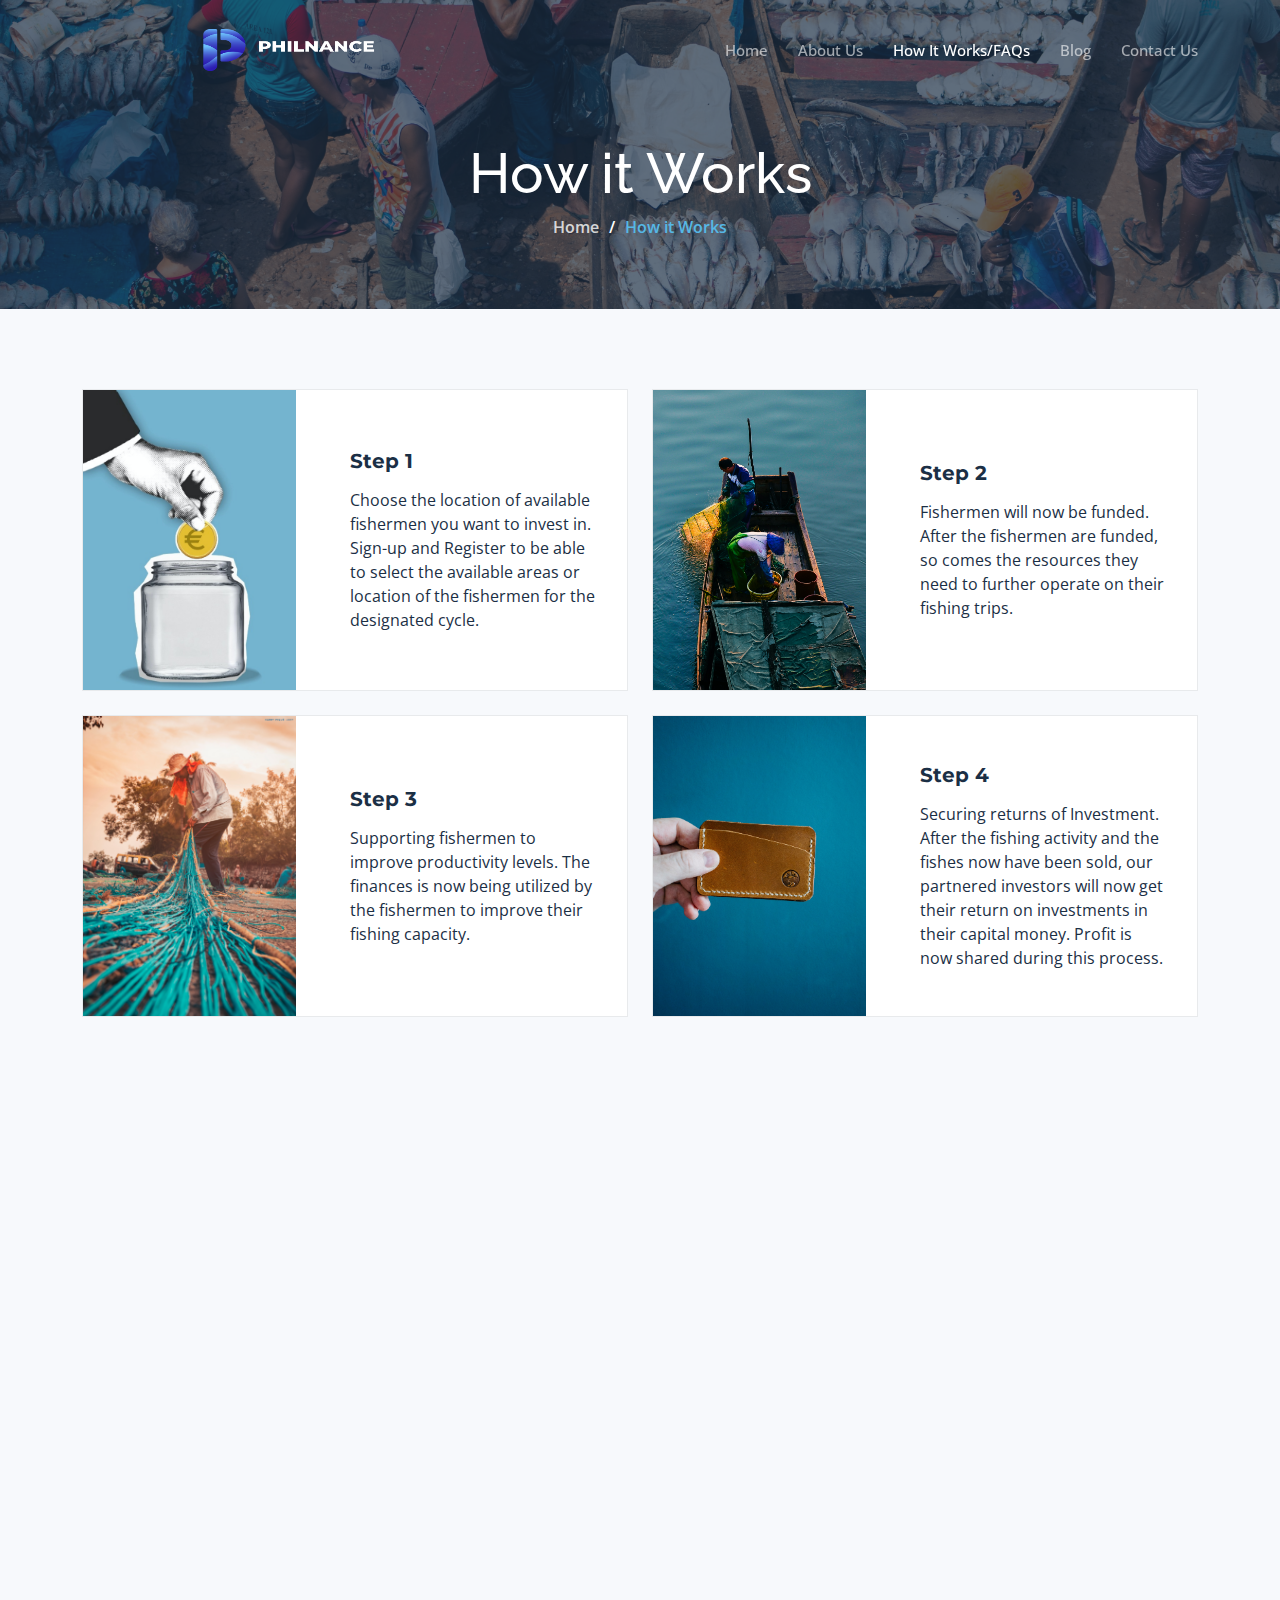
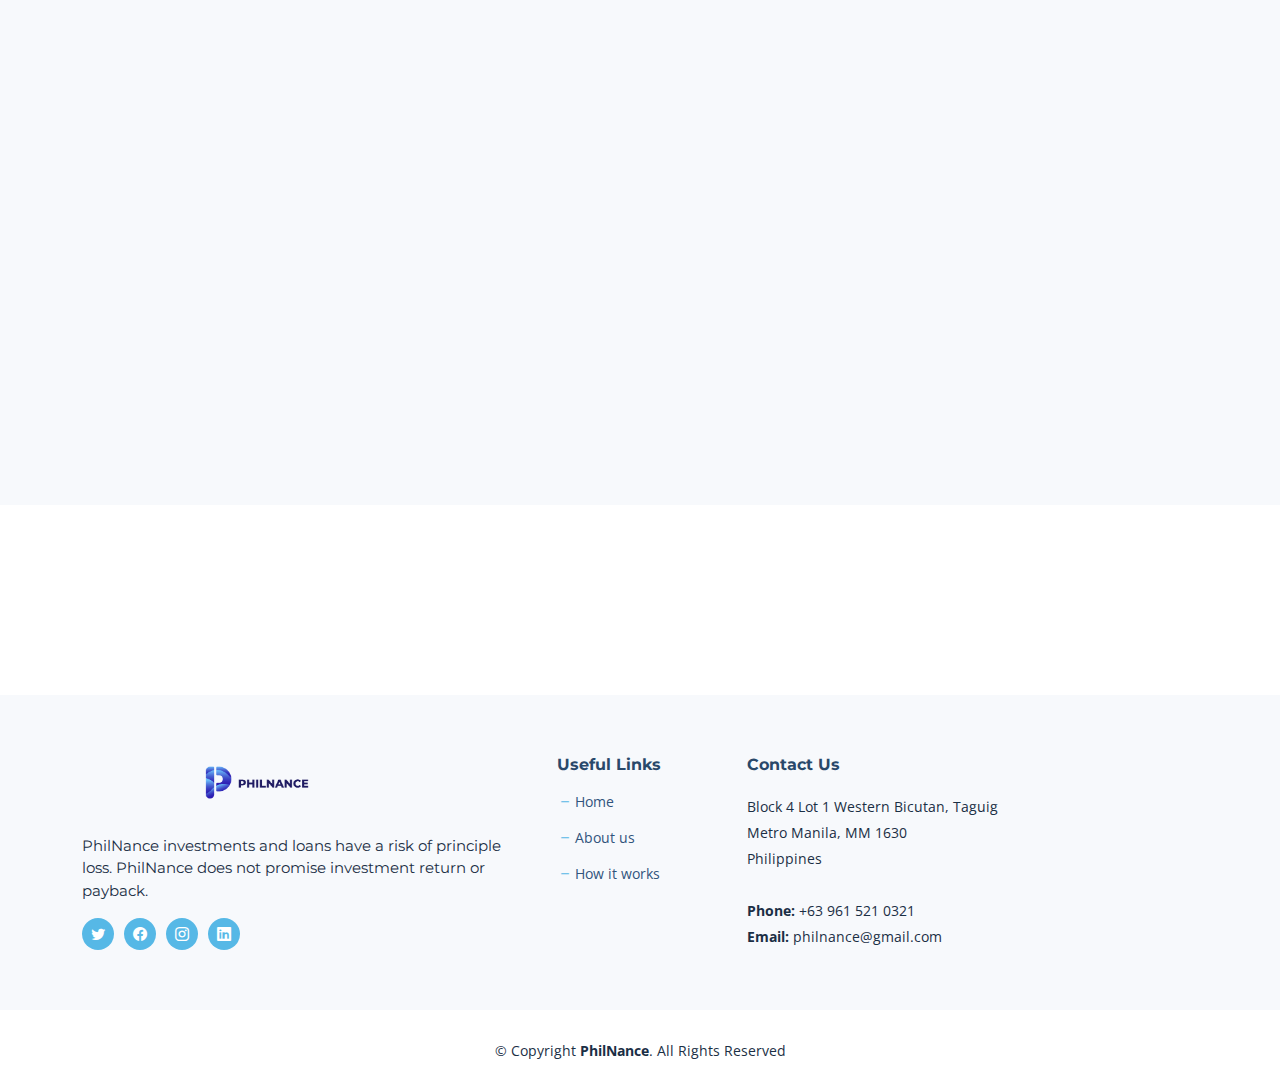
<file: howitworks.html>
<!DOCTYPE html>
<html lang="en">

<head>
  <meta charset="utf-8">
  <meta content="width=device-width, initial-scale=1.0" name="viewport">

  <title>PhilNance - How it works</title>
  <meta content="" name="description">
  <meta content="" name="keywords">

  <!-- Favicons -->
  <link href="assets/img/180.png" rel="icon">
  <link href="assets/img/180.png" rel="apple-touch-icon">

  <!-- Google Fonts -->
  <link rel="preconnect" href="https://fonts.googleapis.com">
  <link rel="preconnect" href="https://fonts.gstatic.com" crossorigin>
  <link href="https://fonts.googleapis.com/css2?family=Open+Sans:ital,wght@0,300;0,400;0,500;0,600;0,700;1,300;1,400;1,600;1,700&family=Montserrat:ital,wght@0,300;0,400;0,500;0,600;0,700;1,300;1,400;1,500;1,600;1,700&family=Raleway:ital,wght@0,300;0,400;0,500;0,600;0,700;1,300;1,400;1,500;1,600;1,700&display=swap" rel="stylesheet">

  <!-- Vendor CSS Files -->
  <link href="assets/vendor/bootstrap/css/bootstrap.min.css" rel="stylesheet">
  <link href="assets/vendor/bootstrap-icons/bootstrap-icons.css" rel="stylesheet">
  <link href="assets/vendor/aos/aos.css" rel="stylesheet">
  <link href="assets/vendor/glightbox/css/glightbox.min.css" rel="stylesheet">
  <link href="assets/vendor/swiper/swiper-bundle.min.css" rel="stylesheet">
  <link href="assets/vendor/remixicon/remixicon.css" rel="stylesheet">

  <!-- Template Main CSS File -->
  <link href="assets/css/main.css" rel="stylesheet">

  <!-- =======================================================
  * Template Name: Nova - v1.0.0
  * Template URL: https://bootstrapmade.com/nova-bootstrap-business-template/
  * Author: BootstrapMade.com
  * License: https://bootstrapmade.com/license/
  ======================================================== -->
</head>

<body class="page-services">

  <!-- ======= Header ======= -->
  <header id="header" class="header d-flex align-items-center fixed-top">
    <div class="container-fluid container-xl d-flex align-items-center justify-content-between">

      <a href="index.html" class="logo d-flex align-items-center">
        <!-- Uncomment the line below if you also wish to use an image logo -->
         <img src="assets/img/logo3.png" width="500" > 
         <!--<h1 class="d-flex align-items-center">PhilNance</h1> -->
      </a>

      <i class="mobile-nav-toggle mobile-nav-show bi bi-list"></i>
      <i class="mobile-nav-toggle mobile-nav-hide d-none bi bi-x"></i>

      <nav id="navbar" class="navbar">
        <ul>
          <li><a href="index.html" >Home</a></li>
          <li><a href="about.html" >About Us</a></li>
          <li><a href="howitworks.html" class="active">How It Works/FAQs</a></li>
          <li><a href="blog.html">Blog</a></li>
          <li><a href="contact.php">Contact Us</a></li>
          
        </ul>
      </nav><!-- .navbar -->

    </div>
  </header><!-- End Header -->

  <main id="main">

    <!-- ======= Breadcrumbs ======= -->
    <div class="breadcrumbs d-flex align-items-center" style="background-image: url('assets/img/tadeu-jnr-Wr1E6IjUUtk-unsplash.jpg');">
      <div class="container position-relative d-flex flex-column align-items-center">

        <h2>How it Works</h2>
        <ol>
          <li><a href="index.html">Home</a></li>
          <li>How it Works</li>
        </ol>

      </div>
    </div><!-- End Breadcrumbs -->

    <!-- ======= Services Cards Section ======= -->
    <section id="services-cards" class="services-cards">
      <div class="container" data-aos="fade-up">

        <div class="row gy-4">

          <div class="col-lg-6" data-aos="fade-up" data-aos-delay="100">
            <div class="card-item">
              <div class="row">
                <div class="col-xl-5">
                  <div class="card-bg" style="background-image: url(assets/img/pexels-monstera-6289171.jpg);"></div>
                </div>
                <div class="col-xl-7 d-flex align-items-center">
                  <div class="card-body">
                    <h4 class="card-title">Step 1</h4>
                    <p>Choose the location of available fishermen you want to invest in. Sign-up and Register to be able to select the available areas or location of the fishermen for the designated cycle.</p>
                  </div>
                </div>
              </div>
            </div>
          </div><!-- End Card Item -->

          <div class="col-lg-6" data-aos="fade-up" data-aos-delay="200">
            <div class="card-item">
              <div class="row">
                <div class="col-xl-5">
                  <div class="card-bg" style="background-image: url(assets/img/pexels-chasing-lyu-2620860.jpg);"></div>
                </div>
                <div class="col-xl-7 d-flex align-items-center">
                  <div class="card-body">
                    <h4 class="card-title">Step 2</h4>
                    <p>Fishermen will now be funded. After the fishermen are funded, so comes the resources they need to further operate on their fishing trips.</p>
                  </div>
                </div>
              </div>
            </div>
          </div><!-- End Card Item -->

          <div class="col-lg-6" data-aos="fade-up" data-aos-delay="300">
            <div class="card-item">
              <div class="row">
                <div class="col-xl-5">
                  <div class="card-bg" style="background-image: url(assets/img/harry-pique-7vbBndZqCLI-unsplash.jpg);"></div>
                </div>
                <div class="col-xl-7 d-flex align-items-center">
                  <div class="card-body">
                    <h4 class="card-title">Step 3</h4>
                    <p>Supporting fishermen to improve productivity levels. The finances is now being utilized by the fishermen to improve their fishing capacity. </p>
                  </div>
                </div>
              </div>
            </div>
          </div><!-- End Card Item -->

          <div class="col-lg-6" data-aos="fade-up" data-aos-delay="400">
            <div class="card-item">
              <div class="row">
                <div class="col-xl-5">
                  <div class="card-bg" style="background-image: url(assets/img/pexels-anna-tarazevich-5963183.jpg);"></div>
                </div>
                <div class="col-xl-7 d-flex align-items-center">
                  <div class="card-body">
                    <h4 class="card-title">Step 4</h4>
                    <p>Securing returns of Investment. After the fishing activity and the fishes now have been sold, our partnered investors will now get their return on investments in their capital money. Profit is now shared during this process.</p>
                  </div>
                </div>
              </div>
            </div>
          </div><!-- End Card Item -->

        </div>



          <!-- ======= Our Services Section ======= -->
    <section id="services-list" class="services-list">
      <div class="container" data-aos="fade-up">

        <div class="section-header">
          <h2>Our Services</h2>

        </div>

        <div class="row gy-5">

          <div class="col-lg-4 col-md-6 service-item d-flex" data-aos="fade-up" data-aos-delay="100">
            <div class="icon flex-shrink-0"><i class="bi bi-briefcase" style="color: #f57813;"></i></div>
            <div>
              <h4 class="title"><a href="#" class="stretched-link">Choose available people to invest in</a></h4>
              <p class="description">Sign-up and register to be able to view and invest in the selection of areas curated for the investment.</p>
            </div>
          </div>
          <!-- End Service Item -->

          <div class="col-lg-4 col-md-6 service-item d-flex" data-aos="fade-up" data-aos-delay="200">
            <div class="icon flex-shrink-0"><i class="bi bi-card-checklist" style="color: #15a04a;"></i></div>
            <div>
              <h4 class="title"><a href="#" class="stretched-link">Investing for the community</a></h4>
              <p class="description">A direct way in positively impacting the lives of the community of fishermen.</p>
            </div>
          </div><!-- End Service Item -->

          <div class="col-lg-4 col-md-6 service-item d-flex" data-aos="fade-up" data-aos-delay="300">
            <div class="icon flex-shrink-0"><i class="bi bi-bar-chart" style="color: #d90769;"></i></div>
            <div>
              <h4 class="title"><a href="#" class="stretched-link">Environmental and Community Driven</a></h4>
              <p class="description">Driven to help the environment through environmental programs</p>
            </div>
          </div><!-- End Service Item -->

   <!-- ======= Team Section ======= -->
   <section id="about" class="about">
    <div class="container" data-aos="fade-up">

      <div class="row gy-4" data-aos="fade-up">
        <div class="col-lg-4">
          <img src="assets/img/markus-spiske-XrIfY_4cK1w-unsplash.jpg" class="img-fluid" alt="">
        </div>
        <div class="col-lg-8">
          <div class="content ps-lg-5">
            <h3>Managing Risks</h3>
            <p>
              Risks are present in businesses and it must be managed. The limited resources that the fishermen have are hindering them from opportunities that can improve their job and lifestyle.
              Philnance has a role in reducing risks to protect the investments of our partners and our fishermen.
            </p>
            <ul>
              <li><i class="bi bi-check-circle-fill"></i> Our selected fishermen are all verified through the process of an application form. An interview is also done before they are accepted</li>
              <li><i class="bi bi-check-circle-fill"></i> Fishermen are provided information about weather forecasts so that weather risks will be lessened.</li>
              <li><i class="bi bi-check-circle-fill"></i> With access to capital, fishermen can improve their equipment used. Therefore boosting their fishing capacity.</li>
            </ul>
          </div>
        </div>
      </div>

    </div>

  </main><!-- End #main -->

<!-- ======= Team Section ======= -->
<section id="team" class="team">
  <div class="container" data-aos="fade-up">
    <div class="section-header">
  </div>
</section><!-- End Team Section -->

  <!-- ======= Footer ======= -->
  <footer id="footer" class="footer">

    <div class="footer-content">
      <div class="container">
        <div class="row gy-4">
          <div class="col-lg-5 col-md-12 footer-info">
            <a href="index.html" class="logo d-flex align-items-center">
              <img src="assets/img/logo2.png" width="350">
              <span></span>
            </a>
            <p>PhilNance investments and loans have a risk of principle loss. PhilNance does not promise investment return or payback.</p>
            <div class="social-links d-flex  mt-3">
              <a href="#" class="twitter"><i class="bi bi-twitter"></i></a>
              <a href="#" class="facebook"><i class="bi bi-facebook"></i></a>
              <a href="#" class="instagram"><i class="bi bi-instagram"></i></a>
              <a href="#" class="linkedin"><i class="bi bi-linkedin"></i></a>
            </div>
          </div>

          <div class="col-lg-2 col-6 footer-links">
            <h4>Useful Links</h4>
            <ul>
              <li><i class="bi bi-dash"></i> <a href="index.html">Home</a></li>
              <li><i class="bi bi-dash"></i> <a href="about.html">About us</a></li>
              <li><i class="bi bi-dash"></i> <a href="#">How it works</a></li>
            </ul>
          </div>

          

          <div class="col-lg-3 col-md-12 footer-contact text-center text-md-start">
            <h4>Contact Us</h4>
            <p>
              Block 4 Lot 1 Western Bicutan, Taguig<br>
              Metro Manila, MM 1630<br>
              Philippines <br><br>
              <strong>Phone:</strong> +63 961 521 0321<br>
              <strong>Email:</strong> philnance@gmail.com<br>
            </p>

          </div>

        </div>
      </div>
    </div>

    <div class="footer-legal">
      <div class="container">
        <div class="copyright">
          &copy; Copyright <strong><span>PhilNance</span></strong>. All Rights Reserved
        </div>
        
      </div>
    </div>
  </footer><!-- End Footer -->
  <!-- End Footer -->

  <a href="#" class="scroll-top d-flex align-items-center justify-content-center"><i class="bi bi-arrow-up-short"></i></a>

  <div id="preloader"></div>

  <!-- Vendor JS Files -->
  <script src="assets/vendor/bootstrap/js/bootstrap.bundle.min.js"></script>
  <script src="assets/vendor/aos/aos.js"></script>
  <script src="assets/vendor/glightbox/js/glightbox.min.js"></script>
  <script src="assets/vendor/swiper/swiper-bundle.min.js"></script>
  <script src="assets/vendor/isotope-layout/isotope.pkgd.min.js"></script>
  <script src="assets/vendor/php-email-form/validate.js"></script>

  <!-- Template Main JS File -->
  <script src="assets/js/main.js"></script>

</body>

</html>
</file>
<file: assets/css/main.css>
/**
* Template Name: Nova - v1.0.0
* Template URL: https://bootstrapmade.com/nova-bootstrap-business-template/
* Author: BootstrapMade.com
* License: https://bootstrapmade.com/license/
*/

/*--------------------------------------------------------------
# Set main reusable colors and fonts using CSS variables
# Learn more about CSS variables at https://developer.mozilla.org/en-US/docs/Web/CSS/Using_CSS_custom_properties
--------------------------------------------------------------*/
/* Fonts */
:root {
  --font-default: Open Sans, system-ui, -apple-system, Segoe UI, Roboto, Helvetica Neue, Arial, Noto Sans, Liberation Sans, sans-serif, Apple Color Emoji, Segoe UI Emoji, Segoe UI Symbol, Noto Color Emoji;
  --font-primary: Montserrat, sans-serif;
  --font-secondary: Raleway, sans-serif;
}

/* Colors */
:root {
  --color-default: #2b180d;
  --color-primary: #56b8e6;
  --color-secondary: #1b2f45;
}

/* Smooth scroll behavior */
:root {
  scroll-behavior: smooth;
}

/*--------------------------------------------------------------
# General
--------------------------------------------------------------*/
body {
  font-family: var(--font-default);
  color: var(--color-default);
}

a {
  color: var(--color-primary);
  text-decoration: none;
  transition: 0.3s;
}

a:hover {
  color: #82cbed;
  text-decoration: none;
}

h1,
h2,
h3,
h4,
h5,
h6 {
  font-family: var(--font-primary);
}

/*--------------------------------------------------------------
# Sections & Section Header
--------------------------------------------------------------*/
section {
  overflow: hidden;
  padding: 80px 0;
}

.section-header {
  text-align: center;
  padding-bottom: 30px;
}

.section-header h2 {
  font-size: 32px;
  font-weight: 600;
  margin-bottom: 20px;
  padding-bottom: 20px;
  position: relative;
}

.section-header h2:after {
  content: "";
  position: absolute;
  display: block;
  width: 60px;
  height: 2px;
  background: var(--color-primary);
  left: 0;
  right: 0;
  bottom: 0;
  margin: auto;
}

.section-header p {
  margin-bottom: 0;
}

/*--------------------------------------------------------------
# Breadcrumbs
--------------------------------------------------------------*/
.breadcrumbs {
  padding: 140px 0 60px 0;
  min-height: 30vh;
  position: relative;
  background-size: cover;
  background-position: center;
  background-repeat: no-repeat;
}

.breadcrumbs:before {
  content: "";
  background-color: rgba(27, 47, 69, 0.7);
  position: absolute;
  inset: 0;
}

.breadcrumbs h2 {
  font-size: 56px;
  font-weight: 500;
  color: #fff;
  font-family: var(--font-secondary);
}

.breadcrumbs ol {
  display: flex;
  flex-wrap: wrap;
  list-style: none;
  padding: 0 0 10px 0;
  margin: 0;
  font-size: 16px;
  font-weight: 600;
  color: var(--color-primary);
}

.breadcrumbs ol a {
  color: rgba(255, 255, 255, 0.8);
  transition: 0.3s;
}

.breadcrumbs ol a:hover {
  text-decoration: underline;
}

.breadcrumbs ol li+li {
  padding-left: 10px;
}

.breadcrumbs ol li+li::before {
  display: inline-block;
  padding-right: 10px;
  color: #fff;
  content: "/";
}

/*--------------------------------------------------------------
# Scroll top button
--------------------------------------------------------------*/
.scroll-top {
  position: fixed;
  visibility: hidden;
  opacity: 0;
  right: 15px;
  bottom: 15px;
  z-index: 99999;
  background: var(--color-primary);
  width: 40px;
  height: 40px;
  border-radius: 4px;
  transition: all 0.4s;
}

.scroll-top i {
  font-size: 24px;
  color: #fff;
  line-height: 0;
}

.scroll-top:hover {
  background: rgba(86, 184, 230, 0.8);
  color: #fff;
}

.scroll-top.active {
  visibility: visible;
  opacity: 1;
}

/*--------------------------------------------------------------
# Preloader
--------------------------------------------------------------*/
#preloader {
  position: fixed;
  inset: 0;
  z-index: 9999;
  overflow: hidden;
  background: #fff;
  transition: all 0.6s ease-out;
}

#preloader:before {
  content: "";
  position: fixed;
  top: calc(50% - 30px);
  left: calc(50% - 30px);
  border: 6px solid var(--color-primary);
  border-top-color: #fff;
  border-radius: 50%;
  width: 60px;
  height: 60px;
  -webkit-animation: animate-preloader 1s linear infinite;
  animation: animate-preloader 1s linear infinite;
}

@-webkit-keyframes animate-preloader {
  0% {
    transform: rotate(0deg);
  }

  100% {
    transform: rotate(360deg);
  }
}

@keyframes animate-preloader {
  0% {
    transform: rotate(0deg);
  }

  100% {
    transform: rotate(360deg);
  }
}

/*--------------------------------------------------------------
# Disable aos animation delay on mobile devices
--------------------------------------------------------------*/
@media screen and (max-width: 768px) {
  [data-aos-delay] {
    transition-delay: 0 !important;
  }
}

/*--------------------------------------------------------------
# Header
--------------------------------------------------------------*/
.header {
  transition: all 0.5s;
  z-index: 997;
  padding: 24px 0;
}

@media (max-width: 1200px) {
  .header {
    padding: 12px 0;
  }
}

.header.sticked {
  background: rgba(27, 47, 69, 0.9);
  padding: 12px 0;
}

.header .logo img {
  max-height: 50px;
  max-width: 400px;
  margin-right: 6px;
}

.header .logo h1 {
  font-size: 30px;
  font-weight: 700;
  color: #fff;
  font-family: var(--font-secondary);
  margin: 0;
}

/*--------------------------------------------------------------
# Desktop Navigation
--------------------------------------------------------------*/
@media (min-width: 1280px) {
  .navbar {
    padding: 0;
  }

  .navbar ul {
    margin: 0;
    padding: 0;
    display: flex;
    list-style: none;
    align-items: center;
  }

  .navbar li {
    position: relative;
  }

  .navbar a,
  .navbar a:focus {
    display: flex;
    align-items: center;
    justify-content: space-between;
    padding: 15px 0 15px 30px;
    font-family: var(--font-default);
    font-size: 15px;
    font-weight: 500;
    color: rgba(255, 255, 255, 0.6);
    white-space: nowrap;
    transition: 0.3s;
  }

  .navbar a i,
  .navbar a:focus i {
    font-size: 12px;
    line-height: 0;
    margin-left: 5px;
  }

  .navbar a:hover,
  .navbar .active,
  .navbar .active:focus,
  .navbar li:hover>a {
    color: #fff;
  }

  .navbar .dropdown ul {
    display: block;
    position: absolute;
    left: 14px;
    top: calc(100% + 30px);
    margin: 0;
    padding: 10px 0;
    z-index: 99;
    opacity: 0;
    visibility: hidden;
    background: #fff;
    box-shadow: 0px 0px 30px rgba(127, 137, 161, 0.25);
    transition: 0.2s;
  }

  .navbar .dropdown ul li {
    min-width: 200px;
  }

  .navbar .dropdown ul a {
    padding: 10px 20px;
    font-size: 15px;
    text-transform: none;
    color: var(--color-secondary);
  }

  .navbar .dropdown ul a i {
    font-size: 12px;
  }

  .navbar .dropdown ul a:hover,
  .navbar .dropdown ul .active:hover,
  .navbar .dropdown ul li:hover>a {
    color: var(--color-primary);
  }

  .navbar .dropdown:hover>ul {
    opacity: 1;
    top: 100%;
    visibility: visible;
  }

  .navbar .dropdown .dropdown ul {
    top: 0;
    left: calc(100% - 30px);
    visibility: hidden;
  }

  .navbar .dropdown .dropdown:hover>ul {
    opacity: 1;
    top: 0;
    left: 100%;
    visibility: visible;
  }
}

@media (min-width: 1280px) and (max-width: 1366px) {
  .navbar .dropdown .dropdown ul {
    left: -90%;
  }

  .navbar .dropdown .dropdown:hover>ul {
    left: -100%;
  }
}

@media (min-width: 1280px) {

  .mobile-nav-show,
  .mobile-nav-hide {
    display: none;
  }
}

/*--------------------------------------------------------------
# Mobile Navigation
--------------------------------------------------------------*/
@media (max-width: 1279px) {
  .navbar {
    position: fixed;
    top: 0;
    right: -100%;
    width: 100%;
    max-width: 400px;
    bottom: 0;
    transition: 0.3s;
    z-index: 9997;
  }

  .navbar ul {
    position: absolute;
    inset: 0;
    padding: 50px 0 10px 0;
    margin: 0;
    background: rgba(27, 47, 69, 0.9);
    overflow-y: auto;
    transition: 0.3s;
    z-index: 9998;
  }

  .navbar a,
  .navbar a:focus {
    display: flex;
    align-items: center;
    justify-content: space-between;
    padding: 10px 20px;
    font-family: var(--font-default);
    font-size: 15px;
    font-weight: 600;
    color: rgba(255, 255, 255, 0.7);
    white-space: nowrap;
    transition: 0.3s;
  }

  .navbar a i,
  .navbar a:focus i {
    font-size: 12px;
    line-height: 0;
    margin-left: 5px;
  }

  .navbar a:hover,
  .navbar .active,
  .navbar .active:focus,
  .navbar li:hover>a {
    color: #fff;
  }

  .navbar .dropdown ul,
  .navbar .dropdown .dropdown ul {
    position: static;
    display: none;
    padding: 10px 0;
    margin: 10px 20px;
    background-color: rgba(20, 35, 51, 0.6);
  }

  .navbar .dropdown>.dropdown-active,
  .navbar .dropdown .dropdown>.dropdown-active {
    display: block;
  }

  .mobile-nav-show {
    color: rgba(255, 255, 255, 0.9);
    font-size: 28px;
    cursor: pointer;
    line-height: 0;
    transition: 0.5s;
  }

  .mobile-nav-hide {
    color: rgba(255, 255, 255, 0.9);
    font-size: 32px;
    cursor: pointer;
    line-height: 0;
    transition: 0.5s;
    position: fixed;
    right: 15px;
    top: 15px;
    z-index: 9999;
  }

  .mobile-nav-active {
    overflow: hidden;
  }

  .mobile-nav-active .navbar {
    right: 0;
  }

  .mobile-nav-active .navbar:before {
    content: "";
    position: fixed;
    inset: 0;
    background: rgba(27, 47, 69, 0.7);
    z-index: 9996;
  }
}

/*--------------------------------------------------------------
# Hero Section
--------------------------------------------------------------*/
.hero {
  width: 100%;
  min-height: 100vh;
  background: url("../img/merlin_188707665_4d657ad9-ab8f-4f9a-acd8-e6172e3c07f8-videoSixteenByNine3000.jpg") top center;
  background-size: cover;
  position: relative;
  padding: 120px 0;
  z-index: 3;
}

@media (min-width: 1034px) {
  .hero:after {
    position: absolute;
    content: "";
    width: 40%;
    background: var(--color-secondary);
    top: 0;
    bottom: 0;
  }
}

.hero:before {
  position: absolute;
  content: "";
  background: rgba(27, 47, 69, 0.6);
  inset: 0;
}

@media (max-width: 1034px) {
  .hero:before {
    background: rgba(27, 47, 69, 0.7);
  }
}

.hero .container {
  z-index: 1;
}

@media (min-width: 1365px) {
  .hero {
    background-attachment: fixed;
  }
}

.hero h2 {
  margin: 0;
  font-size: 48px;
  font-weight: 700;
  line-height: 1.2;
  color: #fff;
  font-family: var(--font-secondary);
}

.hero blockquote {
  color: #fff;
  padding-left: 20px;
  font-size: 15px;
  font-family: var(--font-default);
  border-left: 2px solid var(--color-primary);
  margin: 40px 0;
}

.hero .btn-get-started {
  font-family: var(--font-secondary);
  font-weight: 500;
  font-size: 15px;
  letter-spacing: 1px;
  display: inline-block;
  padding: 12px 30px;
  border-radius: 50px;
  transition: 0.5s;
  color: #fff;
  background: var(--color-primary);
}

.hero .btn-get-started:hover {
  background: rgba(86, 184, 230, 0.8);
}

.hero .btn-watch-video {
  font-size: 16px;
  transition: 0.5s;
  margin-left: 25px;
  color: rgba(255, 255, 255, 0.7);
  font-weight: 600;
}

.hero .btn-watch-video i {
  color: var(--color-primary);
  font-size: 32px;
  transition: 0.3s;
  line-height: 0;
  margin-right: 8px;
}

.hero .btn-watch-video:hover {
  color: #fff;
}

.hero .btn-watch-video:hover i {
  color: #82cbed;
}

@media (max-width: 640px) {
  .hero h2 {
    font-size: 36px;
    line-height: 1;
  }

  .hero .btn-get-started,
  .hero .btn-watch-video {
    font-size: 13px;
  }
}

/*--------------------------------------------------------------
# Why Choose Us Section
--------------------------------------------------------------*/
.why-us {
  padding-bottom: 0;
}

.why-us .img-bg {
  min-height: 500px;
  background-size: cover;
}

.why-us .slides {
  background-color: #f7f9fc;
}

.why-us h3 {
  font-size: 24px;
  font-weight: 700;
  color: var(--color-secondary);
}

.why-us h4 {
  font-size: 18px;
  font-weight: 400;
  color: #29486a;
  font-family: var(--font-secondary);
}

.why-us .swiper {
  margin: 140px 140px 120px 140px;
  overflow: hidden;
}

.why-us .swiper-button-prev:after,
.why-us .swiper-button-next:after {
  font-size: 24px;
  color: var(--color-secondary);
}

.why-us .swiper-button-prev {
  left: 80px;
}

.why-us .swiper-button-next {
  right: 80px;
}

.why-us .swiper-pagination {
  margin-top: 30px;
  position: relative;
}

.why-us .swiper-pagination .swiper-pagination-bullet {
  background-color: var(--color-secondary);
}

.why-us .swiper-pagination .swiper-pagination-bullet-active {
  background-color: var(--color-primary);
}

@media (max-width: 1200px) {
  .why-us .swiper {
    margin: 60px 60px 40px 60px;
  }

  .why-us .swiper-button-prev,
  .why-us .swiper-button-next {
    display: none;
  }
}

@media (max-width: 575px) {
  .why-us .swiper {
    margin: 40px 40px 20px 40px;
  }
}

.page-about .why-us {
  padding: 0 0 80px 0;
}

/*--------------------------------------------------------------
# About Section
--------------------------------------------------------------*/
.about .content h3 {
  font-weight: 700;
  font-size: 36px;
  font-family: var(--font-secondary);
  color: var(--color-secondary);
}

.about .content p {
  margin: 30px 0;
  color: #29486a;
}

.about .content ul {
  list-style: none;
  padding: 0;
}

.about .content ul li {
  padding: 0 0 15px 26px;
  position: relative;
  font-size: 15px;
  font-weight: 600;
}

.about .content ul i {
  position: absolute;
  font-size: 20px;
  left: 0;
  top: -3px;
  color: var(--color-primary);
}

/*--------------------------------------------------------------
# Services List Section
--------------------------------------------------------------*/
.services-list .service-item {
  position: relative;
}

.services-list .service-item .icon i {
  font-size: 32px;
  line-height: 0;
  margin-right: 20px;
  color: #38618e;
}

.services-list .service-item .title {
  font-weight: 700;
  margin-bottom: 5px;
  font-size: 18px;
}

.services-list .service-item .title a {
  color: var(--color-secondary);
}

.services-list .service-item .title a:hover {
  color: #38618e;
}

.services-list .service-item .description {
  line-height: 24px;
  font-size: 14px;
}

/*--------------------------------------------------------------
# Call To Action Section
--------------------------------------------------------------*/
.call-to-action {
  background: linear-gradient(rgba(27, 47, 69, 0.8), rgba(27, 47, 69, 0.8)), url("../img/pexels-şahin-sezer-dinçer-3677087.jpg") center center;
  background-size: cover;
  padding: 100px 0;
}

@media (min-width: 1365px) {
  .call-to-action {
    background-attachment: fixed;
  }
}

.call-to-action h3 {
  color: #fff;
  font-size: 28px;
  margin-bottom: 25px;
  font-weight: 700;
}

.call-to-action p {
  color: #fff;
  margin-bottom: 25px;
}

.call-to-action .cta-btn {
  font-family: var(--font-default);
  font-weight: 500;
  font-size: 16px;
  letter-spacing: 1px;
  display: inline-block;
  padding: 12px 40px;
  border-radius: 50px;
  transition: 0.5s;
  margin: 10px;
  color: #fff;
  background: #2aa5df;
}

.call-to-action .cta-btn:hover {
  background: var(--color-primary);
}

/*--------------------------------------------------------------
# Features Section
--------------------------------------------------------------*/
.features {
  padding-bottom: 0;
}

.features h3 {
  color: var(--color-secondary);
  font-size: 32px;
  font-weight: 700;
  margin-bottom: 30px;
}

.features .icon-list i {
  margin-right: 10px;
  font-size: 24px;
  line-height: 1.2;
}

.features .icon-list span {
  font-size: 18px;
  color: #29486a;
}

.features .phone-wrap {
  position: absolute;
  right: 0;
}

@media (max-width: 768px) {
  .features .phone-wrap {
    position: relative;
  }
}

.features .phone-wrap img {
  width: 340px;
}

@media (max-width: 992px) {
  .features .phone-wrap img {
    margin-top: 30px;
  }
}

@media (max-width: 768px) {
  .features .phone-wrap img {
    width: 100%;
  }
}

.features .details {
  margin-top: 80px;
  padding: 120px 0;
  background-color: #f7f9fc;
}

.features .details h4 {
  color: var(--color-secondary);
  font-size: 32px;
  font-weight: 700;
  margin-bottom: 20px;
}

.features .details p {
  margin-bottom: 20px;
  font-size: 15px;
}

.features .details .btn-get-started {
  font-family: var(--font-primary);
  display: inline-block;
  font-weight: 500;
  font-size: 15px;
  letter-spacing: 1px;
  padding: 10px 32px;
  border-radius: 50px;
  transition: 0.5s;
  background-color: var(--color-primary);
  color: #fff;
}

.features .details .btn-get-started:hover {
  background: #2aa5df;
}

/*--------------------------------------------------------------
# Recent Blog Posts Section
--------------------------------------------------------------*/
.recent-posts .post-box {
  transition: 0.3s;
  height: 100%;
  overflow: hidden;
  position: relative;
  display: flex;
  flex-direction: column;
}

.recent-posts .post-box .post-img {
  overflow: hidden;
  position: relative;
}

.recent-posts .post-box .post-img img {
  transition: 0.5s;
}

.recent-posts .post-box .meta {
  margin-top: 15px;
}

.recent-posts .post-box .meta .post-date {
  font-size: 15px;
  font-weight: 400;
  color: var(--color-primary);
}

.recent-posts .post-box .meta .post-author {
  font-size: 15px;
  font-weight: 400;
  color: var(--color-secondary);
}

.recent-posts .post-box .post-title {
  font-size: 18px;
  color: var(--color-secondary);
  font-weight: 700;
  margin: 15px 0 0 0;
  position: relative;
  transition: 0.3s;
}

.recent-posts .post-box p {
  margin: 15px 0 0 0;
  color: rgba(27, 47, 69, 0.7);
}

.recent-posts .post-box .readmore {
  display: flex;
  align-items: center;
  font-weight: 600;
  line-height: 1;
  transition: 0.3s;
  margin-top: 15px;
}

.recent-posts .post-box .readmore i {
  line-height: 0;
  margin-left: 4px;
  font-size: 18px;
}

.recent-posts .post-box:hover .post-title {
  color: var(--color-primary);
}

.recent-posts .post-box:hover .post-img img {
  transform: scale(1.1);
}

/*--------------------------------------------------------------
# Team Section
--------------------------------------------------------------*/
.team .team-member {
  overflow: hidden;
  background: #fff;
}

.team .team-member .member-img {
  position: relative;
  overflow: hidden;
}

.team .team-member .social {
  position: absolute;
  left: 0;
  bottom: 0;
  right: 0;
  height: 40px;
  opacity: 0;
  transition: ease-in-out 0.3s;
  background: rgba(255, 255, 255, 0.85);
  display: flex;
  align-items: center;
  justify-content: center;
}

.team .team-member .social a {
  transition: color 0.3s;
  color: #31547c;
  margin: 0 10px;
  display: inline-flex;
  align-items: center;
  justify-content: center;
}

.team .team-member .social a i {
  line-height: 0;
}

.team .team-member .social a:hover {
  color: var(--color-primary);
}

.team .team-member .social i {
  font-size: 18px;
  margin: 0 2px;
}

.team .team-member .member-info {
  padding: 25px 15px 0 15px;
  text-align: center;
}

.team .team-member .member-info h4 {
  font-weight: 700;
  margin-bottom: 5px;
  font-size: 18px;
  color: var(--color-secondary);
}

.team .team-member .member-info span {
  display: block;
  font-size: 13px;
  font-weight: 400;
  color: #6c757d;
}

.team .team-member .member-info p {
  font-style: italic;
  font-size: 14px;
  line-height: 26px;
  color: #6c757d;
}

.team .team-member:hover .social {
  opacity: 1;
}

/*--------------------------------------------------------------
# Services Cards Section
--------------------------------------------------------------*/
.services-cards {
  background: #f7f9fc;
}

.services-cards .card-item {
  border: 1px solid rgba(27, 47, 69, 0.1);
  background: #fff;
  position: relative;
  border-radius: 0;
}

.services-cards .card-item .card-bg {
  min-height: 300px;
  background-size: cover;
  background-repeat: no-repeat;
}

.services-cards .card-item .card-body {
  padding: 30px;
}

.services-cards .card-item h4 {
  font-weight: 700;
  font-size: 20px;
  margin-bottom: 15px;
  color: var(--color-secondary);
}

.services-cards .card-item p {
  color: var(--color-secondary);
  margin: 0;
}

/*--------------------------------------------------------------
# Testimonials Section
--------------------------------------------------------------*/
.testimonials .testimonial-item {
  box-sizing: content-box;
  padding: 30px;
  margin: 40px 30px;
  box-shadow: 0px 0 20px rgba(27, 47, 69, 0.1);
  background: #fff;
  min-height: 320px;
  display: flex;
  flex-direction: column;
  text-align: center;
  transition: 0.3s;
}

.testimonials .testimonial-item .stars {
  margin-bottom: 15px;
}

.testimonials .testimonial-item .stars i {
  color: #ffc107;
  margin: 0 1px;
}

.testimonials .testimonial-item .testimonial-img {
  width: 90px;
  border-radius: 50%;
  border: 4px solid #fff;
  margin: 0 auto;
}

.testimonials .testimonial-item h3 {
  font-size: 18px;
  font-weight: bold;
  margin: 10px 0 5px 0;
  color: #111;
}

.testimonials .testimonial-item h4 {
  font-size: 14px;
  color: #999;
  margin: 0;
}

.testimonials .testimonial-item p {
  font-style: italic;
  margin: 0 auto 15px auto;
}

.testimonials .swiper-pagination {
  margin-top: 20px;
  position: relative;
}

.testimonials .swiper-pagination .swiper-pagination-bullet {
  width: 10px;
  height: 10px;
  background-color: #e8eff6;
  opacity: 1;
}

.testimonials .swiper-pagination .swiper-pagination-bullet-active {
  background-color: var(--color-primary);
}

.testimonials .swiper-slide {
  opacity: 0.3;
}

@media (max-width: 1199px) {
  .testimonials .swiper-slide-active {
    opacity: 1;
  }

  .testimonials .swiper-pagination {
    margin-top: 0;
  }

  .testimonials .testimonial-item {
    margin: 40px 20px;
  }
}

@media (min-width: 1200px) {
  .testimonials .swiper-slide-next {
    opacity: 1;
    transform: scale(1.12);
  }
}

/*--------------------------------------------------------------
# Portfolio Section
--------------------------------------------------------------*/
.portfolio .portfolio-flters {
  padding: 0;
  margin: 0 auto 30px auto;
  list-style: none;
  text-align: center;
}

.portfolio .portfolio-flters li {
  color: var(--color-secondary);
  cursor: pointer;
  display: inline-block;
  padding: 0;
  font-size: 18px;
  font-weight: 400;
  margin: 0 10px;
  line-height: 1;
  margin-bottom: 5px;
  transition: all 0.3s ease-in-out;
}

.portfolio .portfolio-flters li:hover,
.portfolio .portfolio-flters li.filter-active {
  color: var(--color-primary);
}

.portfolio .portfolio-flters li:first-child {
  margin-left: 0;
}

.portfolio .portfolio-flters li:last-child {
  margin-right: 0;
}

@media (max-width: 575px) {
  .portfolio .portfolio-flters li {
    font-size: 14px;
    margin: 0 5px;
  }
}

.portfolio .portfolio-item {
  position: relative;
}

.portfolio .portfolio-item .portfolio-info {
  opacity: 0;
  position: absolute;
  left: 30px;
  right: 30px;
  bottom: 0;
  z-index: 3;
  transition: all ease-in-out 0.3s;
  background: rgba(255, 255, 255, 0.9);
  padding: 15px;
}

.portfolio .portfolio-item .portfolio-info h4 {
  font-size: 18px;
  font-weight: 600;
  color: var(--color-default);
  padding-right: 50px;
}

.portfolio .portfolio-item .portfolio-info p {
  color: #6c757d;
  font-size: 14px;
  margin-bottom: 0;
  padding-right: 50px;
}

.portfolio .portfolio-item .portfolio-info .preview-link,
.portfolio .portfolio-item .portfolio-info .details-link {
  position: absolute;
  right: 50px;
  font-size: 24px;
  top: calc(50% - 14px);
  color: rgba(27, 47, 69, 0.7);
  transition: 0.3s;
  line-height: 0;
}

.portfolio .portfolio-item .portfolio-info .preview-link:hover,
.portfolio .portfolio-item .portfolio-info .details-link:hover {
  color: var(--color-primary);
}

.portfolio .portfolio-item .portfolio-info .details-link {
  right: 14px;
  font-size: 28px;
}

.portfolio .portfolio-item:hover .portfolio-info {
  opacity: 1;
  bottom: 20px;
}

/*--------------------------------------------------------------
# Portfolio Details
--------------------------------------------------------------*/
.portfolio-details .portfolio-details-slider img {
  width: 100%;
}

.portfolio-details .portfolio-details-slider .swiper-pagination {
  margin-top: 20px;
  position: relative;
}

.portfolio-details .portfolio-details-slider .swiper-pagination .swiper-pagination-bullet {
  width: 12px;
  height: 12px;
  background-color: #fff;
  opacity: 1;
  border: 1px solid var(--color-primary);
}

.portfolio-details .portfolio-details-slider .swiper-pagination .swiper-pagination-bullet-active {
  background-color: var(--color-primary);
}

.portfolio-details .portfolio-info {
  padding: 30px;
  box-shadow: 0px 0 30px rgba(27, 47, 69, 0.1);
}

.portfolio-details .portfolio-info h3 {
  font-size: 22px;
  font-weight: 700;
  margin-bottom: 20px;
  padding-bottom: 20px;
  border-bottom: 1px solid #d6e2ef;
}

.portfolio-details .portfolio-info ul {
  list-style: none;
  padding: 0;
  font-size: 15px;
}

.portfolio-details .portfolio-info ul li+li {
  margin-top: 10px;
}

.portfolio-details .portfolio-description {
  padding-top: 30px;
}

.portfolio-details .portfolio-description h2 {
  font-size: 26px;
  font-weight: 700;
  margin-bottom: 20px;
  color: var(--color-secondary);
}

.portfolio-details .portfolio-description p {
  padding: 0;
}

/*--------------------------------------------------------------
# Contact Section
--------------------------------------------------------------*/
.contact {
  background: url("../img/contact-bg.png") left top no-repeat;
  background-size: contain;
  position: relative;
}

@media (max-width: 640px) {
  .contact {
    background-position: center 50px;
  }
}

.contact:before {
  content: "";
  background: rgba(255, 255, 255, 0.7);
  position: absolute;
  bottom: 0;
  top: 0;
  left: 0;
  right: 0;
}

.contact .info-item+.info-item {
  margin-top: 40px;
}

.contact .info-item i {
  font-size: 20px;
  background: var(--color-primary);
  color: #fff;
  width: 44px;
  height: 44px;
  display: flex;
  justify-content: center;
  align-items: center;
  border-radius: 50px;
  transition: all 0.3s ease-in-out;
  margin-right: 15px;
}

.contact .info-item h4 {
  padding: 0;
  font-size: 20px;
  font-weight: 700;
  margin-bottom: 5px;
  color: #1c88ba;
}

.contact .info-item p {
  padding: 0;
  margin-bottom: 0;
  font-size: 14px;
}

.contact .php-email-form {
  width: 100%;
}

.contact .php-email-form .form-group {
  padding-bottom: 8px;
}

.contact .php-email-form .error-message {
  display: none;
  color: #fff;
  background: #df1529;
  text-align: left;
  padding: 15px;
  font-weight: 600;
}

.contact .php-email-form .error-message br+br {
  margin-top: 25px;
}

.contact .php-email-form .sent-message {
  display: none;
  color: #fff;
  background: #059652;
  text-align: center;
  padding: 15px;
  font-weight: 600;
}

.contact .php-email-form .loading {
  display: none;
  background: #fff;
  text-align: center;
  padding: 15px;
}

.contact .php-email-form .loading:before {
  content: "";
  display: inline-block;
  border-radius: 50%;
  width: 24px;
  height: 24px;
  margin: 0 10px -6px 0;
  border: 3px solid #059652;
  border-top-color: #fff;
  -webkit-animation: animate-loading 1s linear infinite;
  animation: animate-loading 1s linear infinite;
}

.contact .php-email-form input,
.contact .php-email-form textarea {
  border-radius: 0;
  box-shadow: none;
  font-size: 14px;
  padding: 12px 15px;
}

.contact .php-email-form input:focus,
.contact .php-email-form textarea:focus {
  border-color: var(--color-primary);
}

.contact .php-email-form textarea {
  padding: 10px 12px;
}

.contact .php-email-form button[type=submit] {
  background: #1f98d1;
  border: 0;
  padding: 12px 40px;
  color: #fff;
  transition: 0.4s;
}

.contact .php-email-form button[type=submit]:hover {
  background: var(--color-primary);
}

@-webkit-keyframes animate-loading {
  0% {
    transform: rotate(0deg);
  }

  100% {
    transform: rotate(360deg);
  }
}

@keyframes animate-loading {
  0% {
    transform: rotate(0deg);
  }

  100% {
    transform: rotate(360deg);
  }
}

/*--------------------------------------------------------------
# Blog Stylings
--------------------------------------------------------------*/
/*--------------------------------------------------------------
# Blog Home Posts List
--------------------------------------------------------------*/
.blog .posts-list article {
  height: 100%;
  border-bottom: 1px solid #d6e2ef;
  padding-bottom: 30px;
}

.blog .posts-list article+article {
  margin-top: 60px;
}

.blog .posts-list .post-img {
  max-height: 240px;
  overflow: hidden;
}

.blog .posts-list .title {
  font-size: 20px;
  font-weight: 600;
  padding: 0;
  margin: 20px 0 0 0;
}

.blog .posts-list .title a {
  color: var(--color-secondary);
  transition: 0.3s;
}

.blog .posts-list .title a:hover {
  color: var(--color-primary);
}

.blog .posts-list .meta-top {
  margin-top: 20px;
  color: #467ab3;
}

.blog .posts-list .meta-top ul {
  display: flex;
  flex-wrap: wrap;
  list-style: none;
  align-items: center;
  padding: 0;
  margin: 0;
}

.blog .posts-list .meta-top ul li+li {
  padding-left: 20px;
}

.blog .posts-list .meta-top i {
  font-size: 16px;
  margin-right: 8px;
  line-height: 0;
  color: rgba(86, 184, 230, 0.8);
}

.blog .posts-list .meta-top a {
  color: #467ab3;
  font-size: 14px;
  display: inline-block;
  line-height: 1;
}

.blog .posts-list .content {
  margin-top: 20px;
}

.blog .posts-list .read-more a {
  display: inline-block;
  color: #1f98d1;
  transition: 0.3s;
  font-size: 15px;
  font-weight: 500;
}

.blog .posts-list .read-more a:hover {
  color: var(--color-primary);
}

/*--------------------------------------------------------------
# Blog Details Page
--------------------------------------------------------------*/
.blog .blog-details {
  box-shadow: 0 4px 16px rgba(0, 0, 0, 0.1);
  padding: 30px;
}

.blog .blog-details .post-img {
  margin: -30px -30px 20px -30px;
  overflow: hidden;
}

.blog .blog-details .title {
  font-size: 28px;
  font-weight: 700;
  padding: 0;
  margin: 20px 0 0 0;
  color: var(--color-secondary);
}

.blog .blog-details .content {
  margin-top: 20px;
}

.blog .blog-details .content h3 {
  font-size: 22px;
  margin-top: 30px;
  font-weight: bold;
}

.blog .blog-details .content blockquote {
  overflow: hidden;
  background-color: rgba(27, 47, 69, 0.06);
  padding: 60px;
  position: relative;
  text-align: center;
  margin: 20px 0;
}

.blog .blog-details .content blockquote p {
  color: var(--color-default);
  line-height: 1.6;
  margin-bottom: 0;
  font-style: italic;
  font-weight: 500;
  font-size: 22px;
}

.blog .blog-details .content blockquote:after {
  content: "";
  position: absolute;
  left: 0;
  top: 0;
  bottom: 0;
  width: 3px;
  background-color: var(--color-secondary);
  margin-top: 20px;
  margin-bottom: 20px;
}

.blog .blog-details .meta-top {
  margin-top: 20px;
  color: var(--color-gray);
}

.blog .blog-details .meta-top ul {
  display: flex;
  flex-wrap: wrap;
  list-style: none;
  align-items: center;
  padding: 0;
  margin: 0;
}

.blog .blog-details .meta-top ul li+li {
  padding-left: 20px;
}

.blog .blog-details .meta-top i {
  font-size: 16px;
  margin-right: 8px;
  line-height: 0;
  color: rgba(86, 184, 230, 0.8);
}

.blog .blog-details .meta-top a {
  color: var(--color-gray);
  font-size: 14px;
  display: inline-block;
  line-height: 1;
}

.blog .blog-details .meta-bottom {
  padding-top: 10px;
  border-top: 1px solid rgba(27, 47, 69, 0.15);
}

.blog .blog-details .meta-bottom i {
  color: #38618e;
  display: inline;
}

.blog .blog-details .meta-bottom a {
  color: rgba(27, 47, 69, 0.8);
  transition: 0.3s;
}

.blog .blog-details .meta-bottom a:hover {
  color: var(--color-primary);
}

.blog .blog-details .meta-bottom .cats {
  list-style: none;
  display: inline;
  padding: 0 20px 0 0;
  font-size: 14px;
}

.blog .blog-details .meta-bottom .cats li {
  display: inline-block;
}

.blog .blog-details .meta-bottom .tags {
  list-style: none;
  display: inline;
  padding: 0;
  font-size: 14px;
}

.blog .blog-details .meta-bottom .tags li {
  display: inline-block;
}

.blog .blog-details .meta-bottom .tags li+li::before {
  padding-right: 6px;
  color: var(--color-default);
  content: ",";
}

.blog .blog-details .meta-bottom .share {
  font-size: 16px;
}

.blog .blog-details .meta-bottom .share i {
  padding-left: 5px;
}

.blog .post-author {
  padding: 20px;
  margin-top: 30px;
  box-shadow: 0 4px 16px rgba(0, 0, 0, 0.1);
}

.blog .post-author img {
  max-width: 120px;
  margin-right: 20px;
}

.blog .post-author h4 {
  font-weight: 600;
  font-size: 22px;
  margin-bottom: 0px;
  padding: 0;
  color: var(--color-secondary);
}

.blog .post-author .social-links {
  margin: 0 10px 10px 0;
}

.blog .post-author .social-links a {
  color: rgba(27, 47, 69, 0.5);
  margin-right: 5px;
}

.blog .post-author p {
  font-style: italic;
  color: rgba(var(--color-gray-rgb), 0.8);
  margin-bottom: 0;
}

/*--------------------------------------------------------------
# Blog Sidebar
--------------------------------------------------------------*/
.blog .sidebar .sidebar-title {
  font-size: 22px;
  font-weight: 400;
  padding: 0;
  margin: 0;
  color: var(--color-secondary);
}

.blog .sidebar .sidebar-item+.sidebar-item {
  margin-top: 40px;
}

.blog .sidebar .search-form form {
  background: #fff;
  border: 1px solid rgba(27, 47, 69, 0.2);
  padding: 3px 10px;
  position: relative;
}

.blog .sidebar .search-form form input[type=text] {
  border: 0;
  padding: 4px;
  border-radius: 4px;
  width: calc(100% - 40px);
}

.blog .sidebar .search-form form input[type=text]:focus {
  outline: none;
}

.blog .sidebar .search-form form button {
  position: absolute;
  top: 0;
  right: 0;
  bottom: 0;
  border: 0;
  background: none;
  font-size: 16px;
  padding: 0 15px;
  margin: -1px;
  background: var(--color-primary);
  color: #fff;
  transition: 0.3s;
  border-radius: 0 4px 4px 0;
  line-height: 0;
}

.blog .sidebar .search-form form button i {
  line-height: 0;
}

.blog .sidebar .search-form form button:hover {
  background: rgba(86, 184, 230, 0.8);
}

.blog .sidebar .categories ul {
  list-style: none;
  padding: 0;
}

.blog .sidebar .categories ul li+li {
  padding-top: 10px;
}

.blog .sidebar .categories ul a {
  color: var(--color-secondary);
  font-size: 15px;
}

.blog .sidebar .categories ul a:hover {
  color: var(--color-default);
}

.blog .sidebar .categories ul a span {
  padding-left: 5px;
  color: rgba(var(--color-default-rgb), 0.4);
  font-size: 14px;
}

.blog .sidebar .recent-posts .post-item {
  display: flex;
  box-shadow: 0px 0 15px rgba(0, 0, 0, 0.08);
  padding: 20px;
}

.blog .sidebar .recent-posts .post-item+.post-item {
  margin-top: 15px;
}

.blog .sidebar .recent-posts img {
  width: 80px;
  margin-right: 15px;
}

.blog .sidebar .recent-posts h4 {
  font-size: 18px;
  font-weight: 400;
}

.blog .sidebar .recent-posts h4 a {
  color: var(--color-secondary);
  transition: 0.3s;
}

.blog .sidebar .recent-posts h4 a:hover {
  color: var(--color-primary);
}

.blog .sidebar .recent-posts time {
  display: block;
  font-style: italic;
  font-size: 14px;
  color: rgba(var(--color-default-rgb), 0.4);
}

.blog .sidebar .tags {
  margin-bottom: -10px;
}

.blog .sidebar .tags ul {
  list-style: none;
  padding: 0;
}

.blog .sidebar .tags ul li {
  display: inline-block;
}

.blog .sidebar .tags ul a {
  color: #38618e;
  font-size: 14px;
  padding: 6px 14px;
  margin: 0 6px 8px 0;
  border: 1px solid rgba(27, 47, 69, 0.15);
  display: inline-block;
  border-radius: 50px;
  transition: 0.3s;
}

.blog .sidebar .tags ul a:hover {
  color: #fff;
  border: 1px solid var(--color-primary);
  background: var(--color-primary);
}

.blog .sidebar .tags ul a span {
  padding-left: 5px;
  color: rgba(27, 47, 69, 0.8);
  font-size: 14px;
}

/*--------------------------------------------------------------
# Blog Comments
--------------------------------------------------------------*/
.blog .comments {
  margin-top: 30px;
}

.blog .comments .comments-count {
  font-weight: bold;
}

.blog .comments .comment {
  margin-top: 30px;
  position: relative;
}

.blog .comments .comment .comment-img {
  margin-right: 14px;
}

.blog .comments .comment .comment-img img {
  width: 60px;
}

.blog .comments .comment h5 {
  font-size: 16px;
  margin-bottom: 2px;
}

.blog .comments .comment h5 a {
  font-weight: bold;
  color: var(--color-default);
  transition: 0.3s;
}

.blog .comments .comment h5 a:hover {
  color: var(--color-primary);
}

.blog .comments .comment h5 .reply {
  padding-left: 10px;
  color: var(--color-secondary);
}

.blog .comments .comment h5 .reply i {
  font-size: 20px;
}

.blog .comments .comment time {
  display: block;
  font-size: 14px;
  color: rgba(27, 47, 69, 0.8);
  margin-bottom: 5px;
}

.blog .comments .comment.comment-reply {
  padding-left: 40px;
}

.blog .comments .reply-form {
  margin-top: 30px;
  padding: 30px;
  box-shadow: 0 4px 16px rgba(0, 0, 0, 0.1);
}

.blog .comments .reply-form h4 {
  font-weight: bold;
  font-size: 22px;
}

.blog .comments .reply-form p {
  font-size: 14px;
}

.blog .comments .reply-form input {
  border-radius: 4px;
  padding: 10px 10px;
  font-size: 14px;
}

.blog .comments .reply-form input:focus {
  box-shadow: none;
  border-color: rgba(86, 184, 230, 0.8);
}

.blog .comments .reply-form textarea {
  border-radius: 4px;
  padding: 10px 10px;
  font-size: 14px;
}

.blog .comments .reply-form textarea:focus {
  box-shadow: none;
  border-color: rgba(86, 184, 230, 0.8);
}

.blog .comments .reply-form .form-group {
  margin-bottom: 25px;
}

.blog .comments .reply-form .btn-primary {
  border-radius: 4px;
  padding: 10px 20px;
  border: 0;
  background-color: var(--color-secondary);
}

.blog .comments .reply-form .btn-primary:hover {
  background-color: rgba(27, 47, 69, 0.8);
}

/*--------------------------------------------------------------
# Blog Home Pagination
--------------------------------------------------------------*/
.blog .blog-pagination {
  margin-top: 30px;
  color: #38618e;
}

.blog .blog-pagination ul {
  display: flex;
  padding: 0;
  margin: 0;
  list-style: none;
}

.blog .blog-pagination li {
  margin: 0 5px;
  transition: 0.3s;
}

.blog .blog-pagination li a {
  color: #2aa5df;
  border-radius: 50%;
  width: 40px;
  height: 40px;
  background: #dbf0fa;
  padding: 7px 16px;
  display: flex;
  align-items: center;
  justify-content: center;
}

.blog .blog-pagination li.active a,
.blog .blog-pagination li:hover a {
  background: var(--color-primary);
  color: #fff;
}

/*--------------------------------------------------------------
# Footer
--------------------------------------------------------------*/
.footer {
  font-size: 14px;
}

.footer .footer-content {
  background-color: #f7f9fc;
  background-size: contain;
  padding: 60px 0 30px 0;
}

.footer .footer-content .footer-info {
  margin-bottom: 30px;
}

.footer .footer-content .footer-info .logo {
  line-height: 0;
  margin-bottom: 25px;
}

.footer .footer-content .footer-info .logo img {
  max-height: 200px;
  margin-right: 6px;
}

.footer .footer-content .footer-info .logo span {
  font-size: 30px;
  font-weight: 700;
  letter-spacing: 1px;
  color: var(--color-secondary);
  font-family: var(--font-secondary);
  margin-top: 3px;
}

.footer .footer-content .footer-info p {
  font-size: 15px;
  margin-bottom: 0;
  font-family: var(--font-primary);
  color: var(--color-secondary);
}

.footer .footer-content .social-links a {
  font-size: 14px;
  line-height: 0;
  display: inline-block;
  width: 32px;
  height: 32px;
  color: rgba(27, 47, 69, 0.5);
  margin-right: 10px;
  transition: 0.3s;
  display: flex;
  justify-content: center;
  align-items: center;
  background-color: var(--color-primary);
  color: #fff;
  border-radius: 50px;
}

.footer .footer-content .social-links a:hover {
  background-color: #38618e;
}

.footer .footer-content h4 {
  font-size: 16px;
  font-weight: bold;
  color: #29486a;
  position: relative;
  padding-bottom: 12px;
}

.footer .footer-content .footer-links {
  margin-bottom: 30px;
}

.footer .footer-content .footer-links ul {
  list-style: none;
  padding: 0;
  margin: 0;
}

.footer .footer-content .footer-links ul i {
  margin-right: 2px;
  color: var(--color-primary);
  font-size: 16px;
  line-height: 0;
}

.footer .footer-content .footer-links ul li {
  padding: 10px 0;
  display: flex;
  align-items: center;
}

.footer .footer-content .footer-links ul li:first-child {
  padding-top: 0;
}

.footer .footer-content .footer-links ul a {
  color: #31547c;
  transition: 0.3s;
  display: inline-block;
  line-height: 1;
}

.footer .footer-content .footer-links ul a:hover {
  color: var(--color-primary);
}

.footer .footer-content .footer-contact p {
  line-height: 26px;
  color: var(--color-secondary);
}

.footer .footer-legal {
  background: #fff;
  padding: 30px 0;
}

.footer .footer-legal .copyright {
  text-align: center;
  color: var(--color-secondary);
}

.footer .footer-legal .credits {
  padding-top: 4px;
  text-align: center;
  font-size: 13px;
  color: var(--color-secondary);
}
</file>
